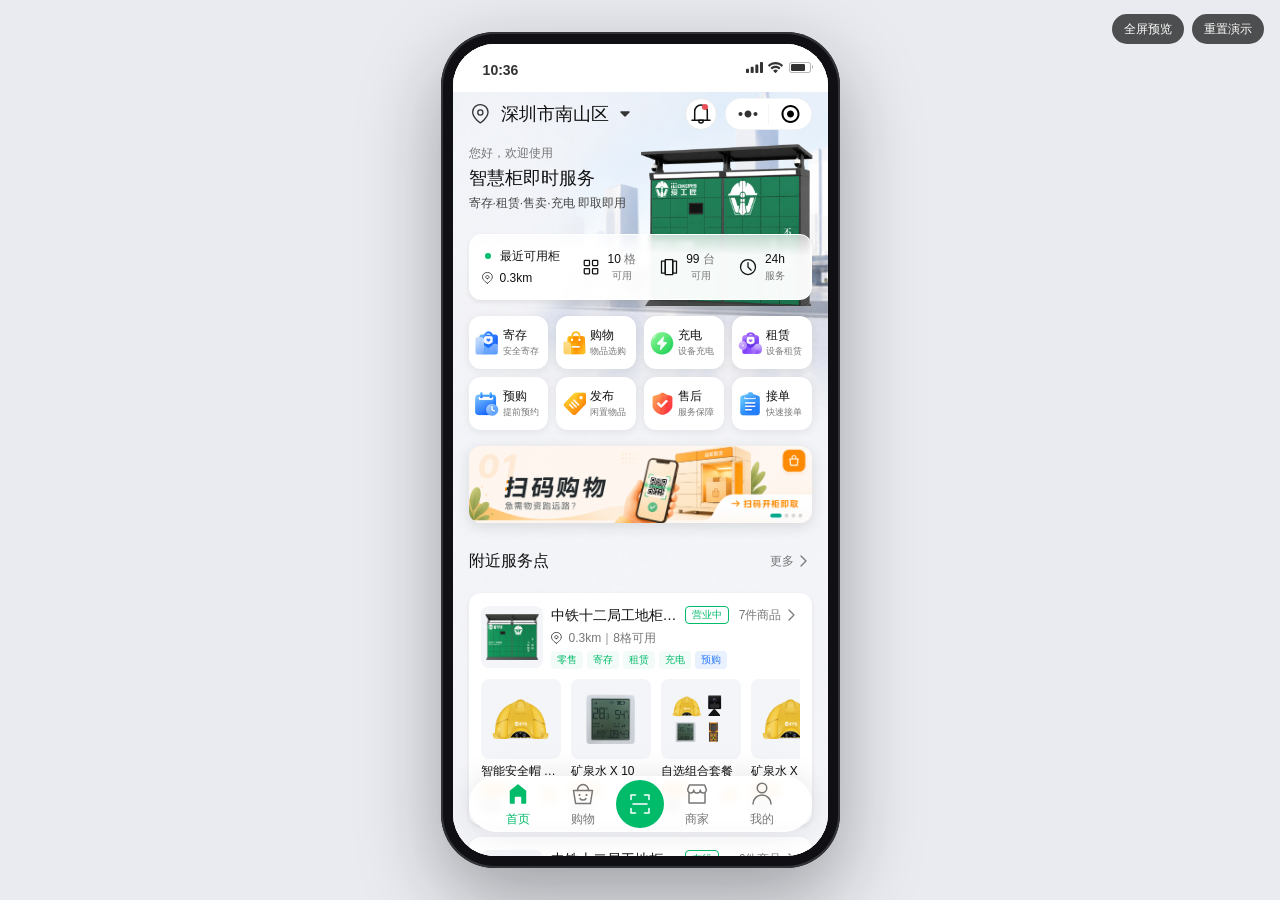
<file: index.html>
<!doctype html>
<html lang="zh-CN">
<head>
<meta charset="utf-8">
<meta name="viewport" content="width=device-width,initial-scale=1,viewport-fit=cover">
<title>零售柜 · 可交互原型</title>
<link rel="icon" href="data:,">
<link rel="manifest" href="manifest.webmanifest">
<meta name="theme-color" content="#ffffff">
<meta name="mobile-web-app-capable" content="yes">
<meta name="apple-mobile-web-app-capable" content="yes">
<meta name="apple-mobile-web-app-status-bar-style" content="default">
<link rel="apple-touch-icon" href="assets/icon-180.png">
<link rel="stylesheet" href="css/tokens.css?v=20261101oo">
<link rel="stylesheet" href="css/base.css?v=20261101oo">
<link rel="stylesheet" href="css/screens.css?v=20261101oo">
</head>
<body>
  <div class="stage">
    <div class="phone" id="phone">
      <div class="phone-screen" id="app"></div>
    </div>
  </div>
  <div class="dev-bar">
    <button type="button" class="dev-btn" id="toggle-full">全屏预览</button>
    <button type="button" class="dev-btn" id="reset-demo">重置演示</button>
  </div>
  <div class="toast" id="toast" role="status" aria-live="polite"></div>
  <script type="module" src="js-20261101oo/app.js"></script>
</body>
</html>
</file>
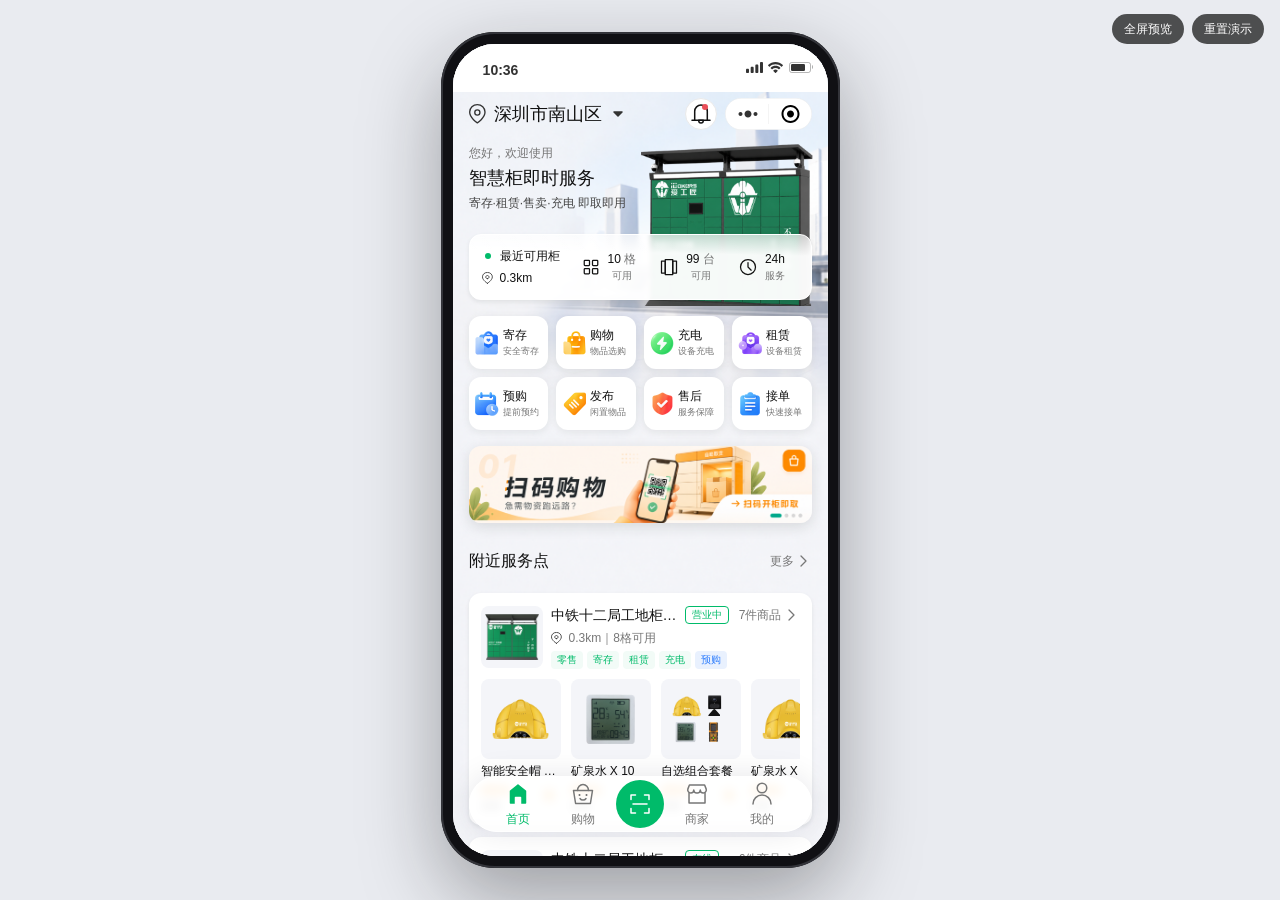
<file: index-20261101cc.html>
<!doctype html>
<html lang="zh-CN">
<head>
<meta charset="utf-8">
<meta name="viewport" content="width=device-width,initial-scale=1,viewport-fit=cover">
<title>零售柜 · 可交互原型</title>
<link rel="icon" href="data:,">
<link rel="manifest" href="manifest.webmanifest">
<meta name="theme-color" content="#ffffff">
<meta name="mobile-web-app-capable" content="yes">
<meta name="apple-mobile-web-app-capable" content="yes">
<meta name="apple-mobile-web-app-status-bar-style" content="default">
<link rel="apple-touch-icon" href="assets/icon-180.png">
<link rel="stylesheet" href="css/tokens.css?v=20261101cc">
<link rel="stylesheet" href="css/base.css?v=20261101cc">
<link rel="stylesheet" href="css/screens.css?v=20261101cc">
</head>
<body>
  <div class="stage">
    <div class="phone" id="phone">
      <div class="phone-screen" id="app"></div>
    </div>
  </div>
  <div class="dev-bar">
    <button type="button" class="dev-btn" id="toggle-full">全屏预览</button>
    <button type="button" class="dev-btn" id="reset-demo">重置演示</button>
  </div>
  <div class="toast" id="toast" role="status" aria-live="polite"></div>
  <script type="module" src="js-20261101cc/app.js"></script>
</body>
</html>
</file>
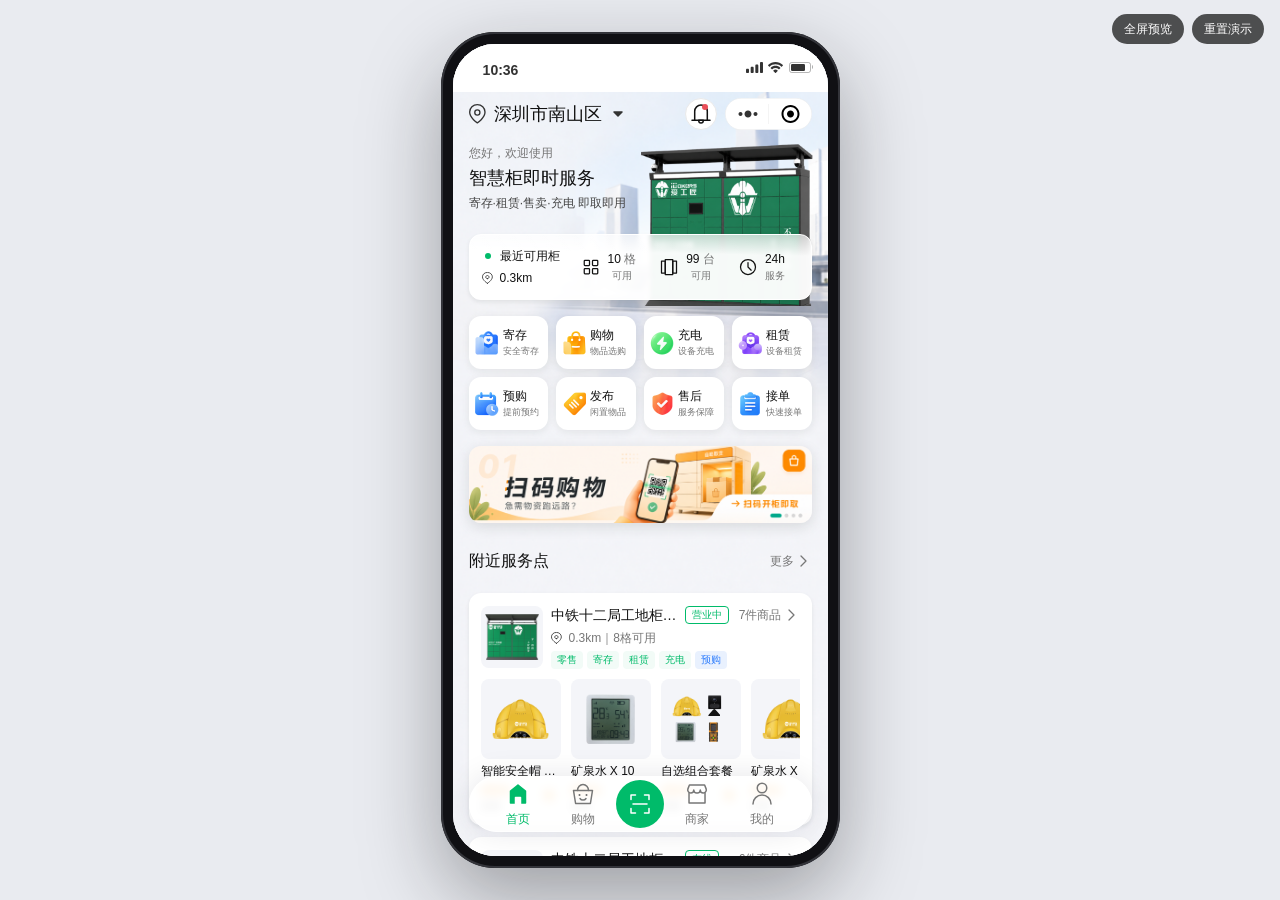
<file: index-20261101dd.html>
<!doctype html>
<html lang="zh-CN">
<head>
<meta charset="utf-8">
<meta name="viewport" content="width=device-width,initial-scale=1,viewport-fit=cover">
<title>零售柜 · 可交互原型</title>
<link rel="icon" href="data:,">
<link rel="manifest" href="manifest.webmanifest">
<meta name="theme-color" content="#ffffff">
<meta name="mobile-web-app-capable" content="yes">
<meta name="apple-mobile-web-app-capable" content="yes">
<meta name="apple-mobile-web-app-status-bar-style" content="default">
<link rel="apple-touch-icon" href="assets/icon-180.png">
<link rel="stylesheet" href="css/tokens.css?v=20261101dd">
<link rel="stylesheet" href="css/base.css?v=20261101dd">
<link rel="stylesheet" href="css/screens.css?v=20261101dd">
</head>
<body>
  <div class="stage">
    <div class="phone" id="phone">
      <div class="phone-screen" id="app"></div>
    </div>
  </div>
  <div class="dev-bar">
    <button type="button" class="dev-btn" id="toggle-full">全屏预览</button>
    <button type="button" class="dev-btn" id="reset-demo">重置演示</button>
  </div>
  <div class="toast" id="toast" role="status" aria-live="polite"></div>
  <script type="module" src="js-20261101dd/app.js"></script>
</body>
</html>
</file>
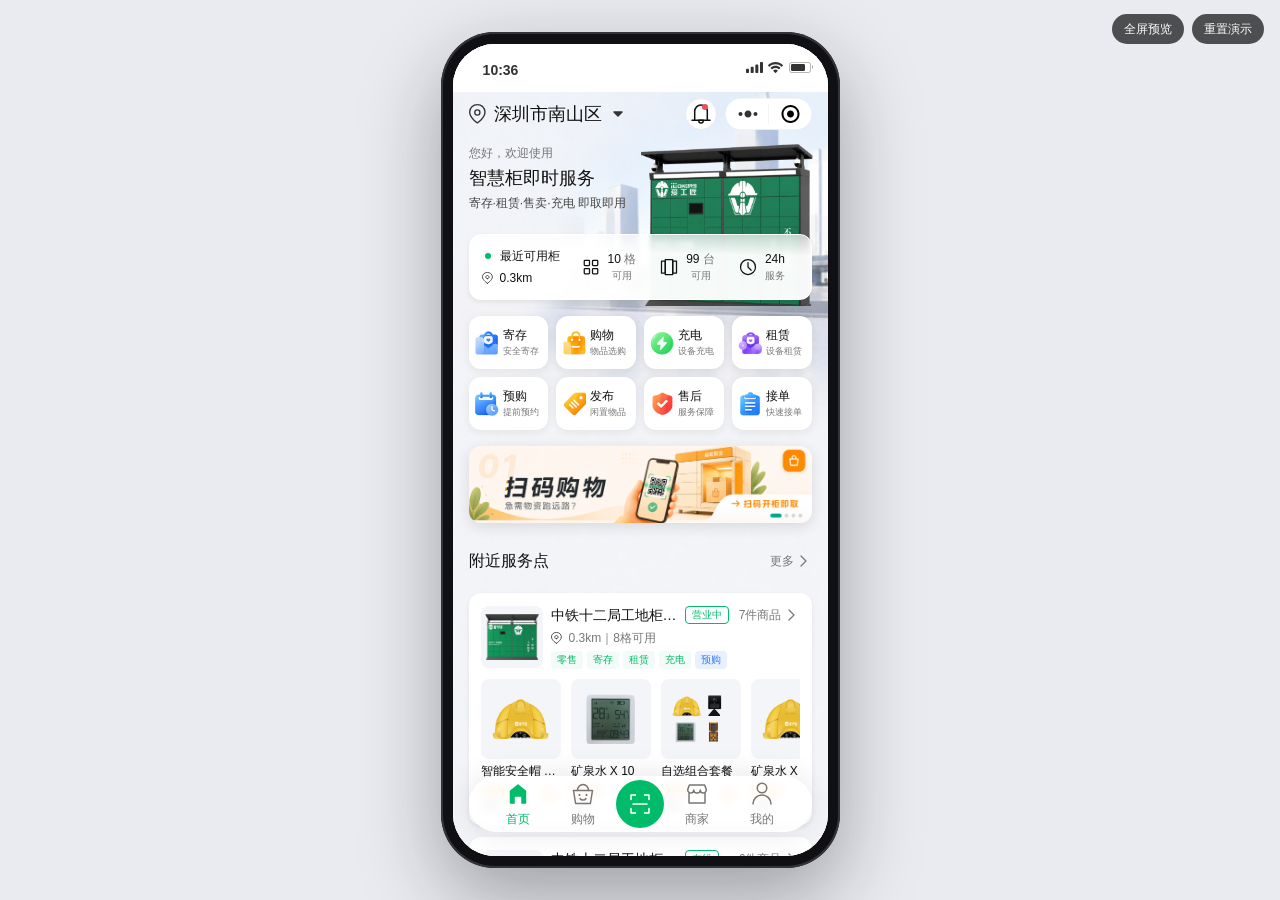
<file: index-20261101ee.html>
<!doctype html>
<html lang="zh-CN">
<head>
<meta charset="utf-8">
<meta name="viewport" content="width=device-width,initial-scale=1,viewport-fit=cover">
<title>零售柜 · 可交互原型</title>
<link rel="icon" href="data:,">
<link rel="manifest" href="manifest.webmanifest">
<meta name="theme-color" content="#ffffff">
<meta name="mobile-web-app-capable" content="yes">
<meta name="apple-mobile-web-app-capable" content="yes">
<meta name="apple-mobile-web-app-status-bar-style" content="default">
<link rel="apple-touch-icon" href="assets/icon-180.png">
<link rel="stylesheet" href="css/tokens.css?v=20261101ee">
<link rel="stylesheet" href="css/base.css?v=20261101ee">
<link rel="stylesheet" href="css/screens.css?v=20261101ee">
</head>
<body>
  <div class="stage">
    <div class="phone" id="phone">
      <div class="phone-screen" id="app"></div>
    </div>
  </div>
  <div class="dev-bar">
    <button type="button" class="dev-btn" id="toggle-full">全屏预览</button>
    <button type="button" class="dev-btn" id="reset-demo">重置演示</button>
  </div>
  <div class="toast" id="toast" role="status" aria-live="polite"></div>
  <script type="module" src="js-20261101ee/app.js"></script>
</body>
</html>
</file>
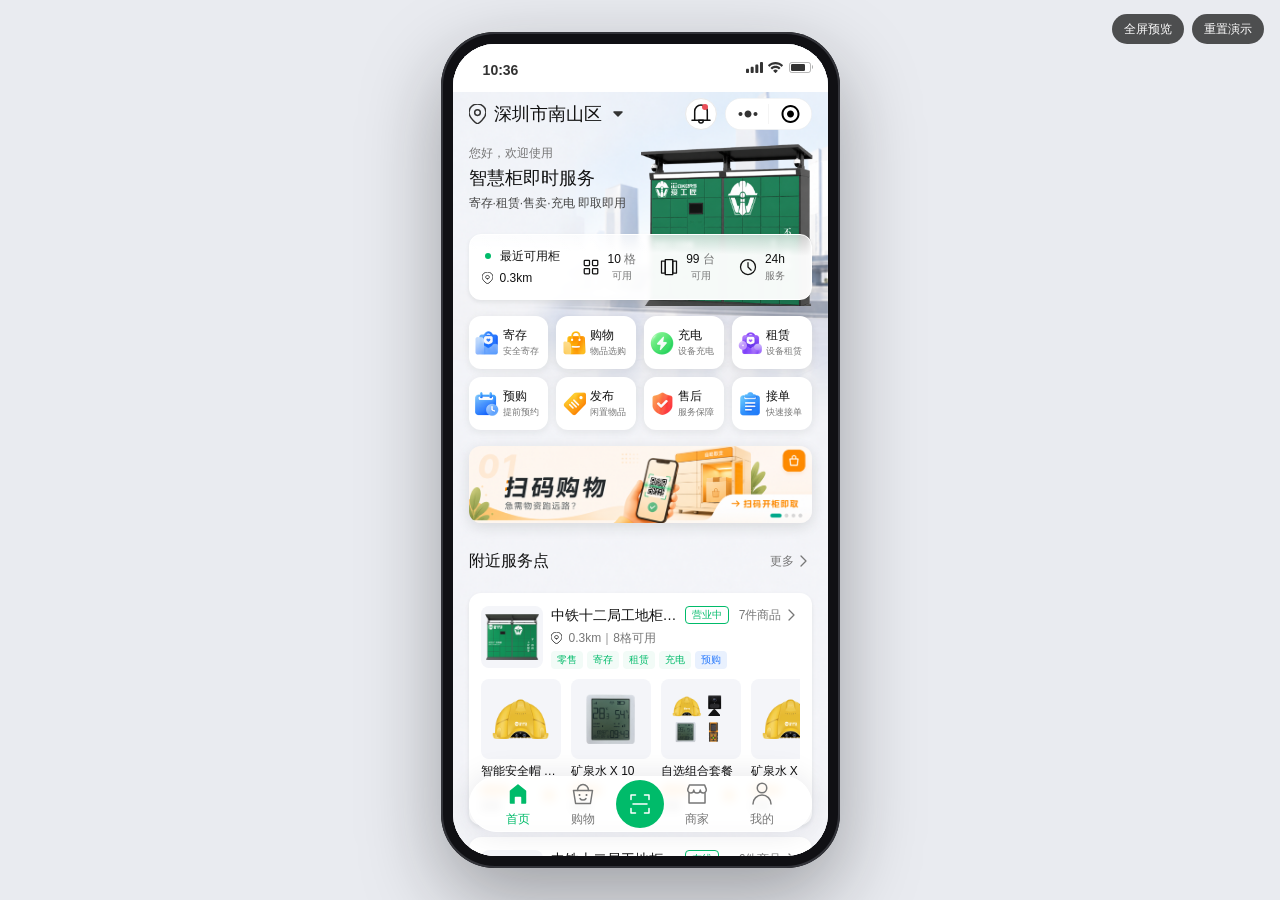
<file: index-20261101hh.html>
<!doctype html>
<html lang="zh-CN">
<head>
<meta charset="utf-8">
<meta name="viewport" content="width=device-width,initial-scale=1,viewport-fit=cover">
<title>零售柜 · 可交互原型</title>
<link rel="icon" href="data:,">
<link rel="manifest" href="manifest.webmanifest">
<meta name="theme-color" content="#ffffff">
<meta name="mobile-web-app-capable" content="yes">
<meta name="apple-mobile-web-app-capable" content="yes">
<meta name="apple-mobile-web-app-status-bar-style" content="default">
<link rel="apple-touch-icon" href="assets/icon-180.png">
<link rel="stylesheet" href="css/tokens.css?v=20261101hh">
<link rel="stylesheet" href="css/base.css?v=20261101hh">
<link rel="stylesheet" href="css/screens.css?v=20261101hh">
</head>
<body>
  <div class="stage">
    <div class="phone" id="phone">
      <div class="phone-screen" id="app"></div>
    </div>
  </div>
  <div class="dev-bar">
    <button type="button" class="dev-btn" id="toggle-full">全屏预览</button>
    <button type="button" class="dev-btn" id="reset-demo">重置演示</button>
  </div>
  <div class="toast" id="toast" role="status" aria-live="polite"></div>
  <script type="module" src="js-20261101hh/app.js"></script>
</body>
</html>
</file>
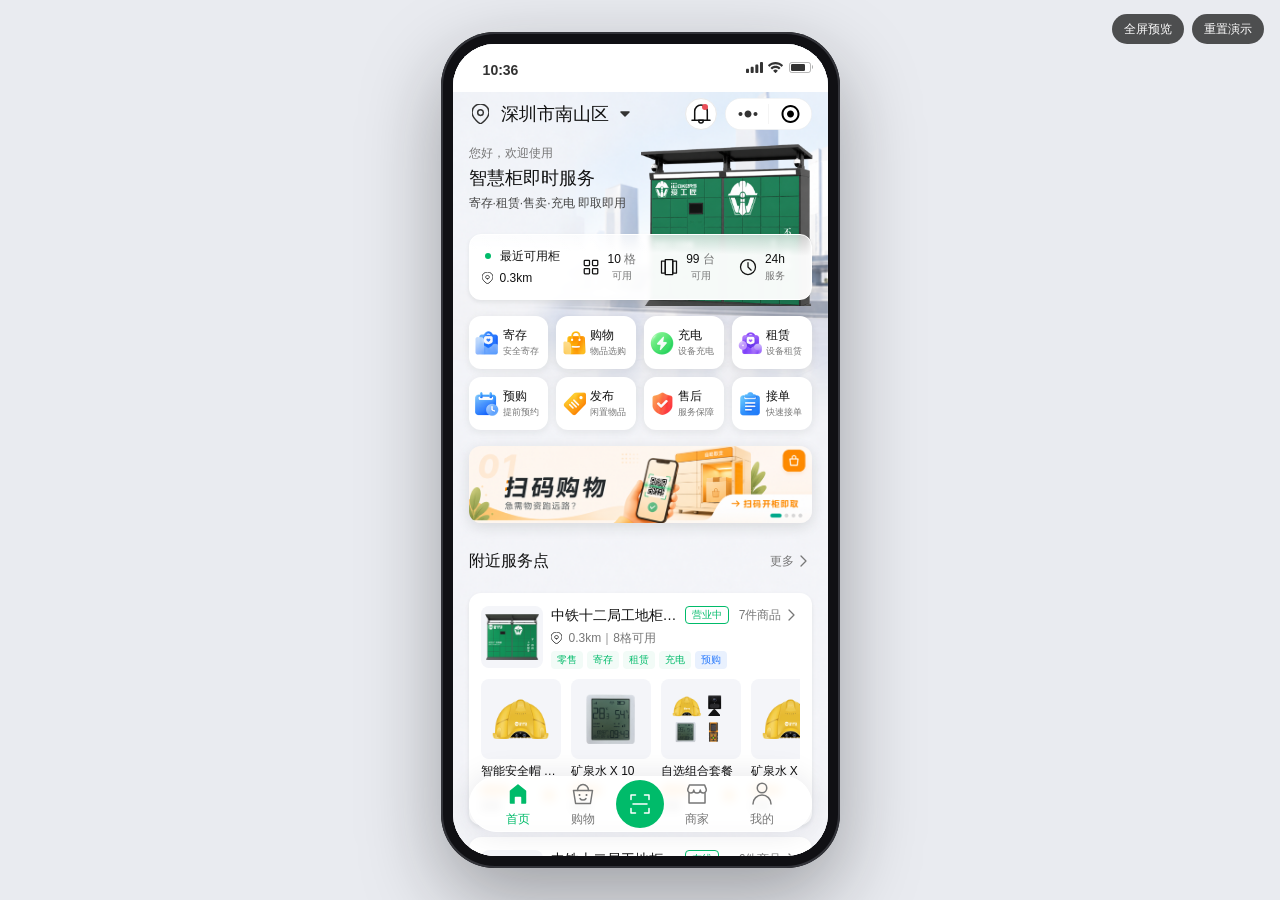
<file: index-20261101ii.html>
<!doctype html>
<html lang="zh-CN">
<head>
<meta charset="utf-8">
<meta name="viewport" content="width=device-width,initial-scale=1,viewport-fit=cover">
<title>零售柜 · 可交互原型</title>
<link rel="icon" href="data:,">
<link rel="manifest" href="manifest.webmanifest">
<meta name="theme-color" content="#ffffff">
<meta name="mobile-web-app-capable" content="yes">
<meta name="apple-mobile-web-app-capable" content="yes">
<meta name="apple-mobile-web-app-status-bar-style" content="default">
<link rel="apple-touch-icon" href="assets/icon-180.png">
<link rel="stylesheet" href="css/tokens.css?v=20261101ii">
<link rel="stylesheet" href="css/base.css?v=20261101ii">
<link rel="stylesheet" href="css/screens.css?v=20261101ii">
</head>
<body>
  <div class="stage">
    <div class="phone" id="phone">
      <div class="phone-screen" id="app"></div>
    </div>
  </div>
  <div class="dev-bar">
    <button type="button" class="dev-btn" id="toggle-full">全屏预览</button>
    <button type="button" class="dev-btn" id="reset-demo">重置演示</button>
  </div>
  <div class="toast" id="toast" role="status" aria-live="polite"></div>
  <script type="module" src="js-20261101ii/app.js"></script>
</body>
</html>
</file>
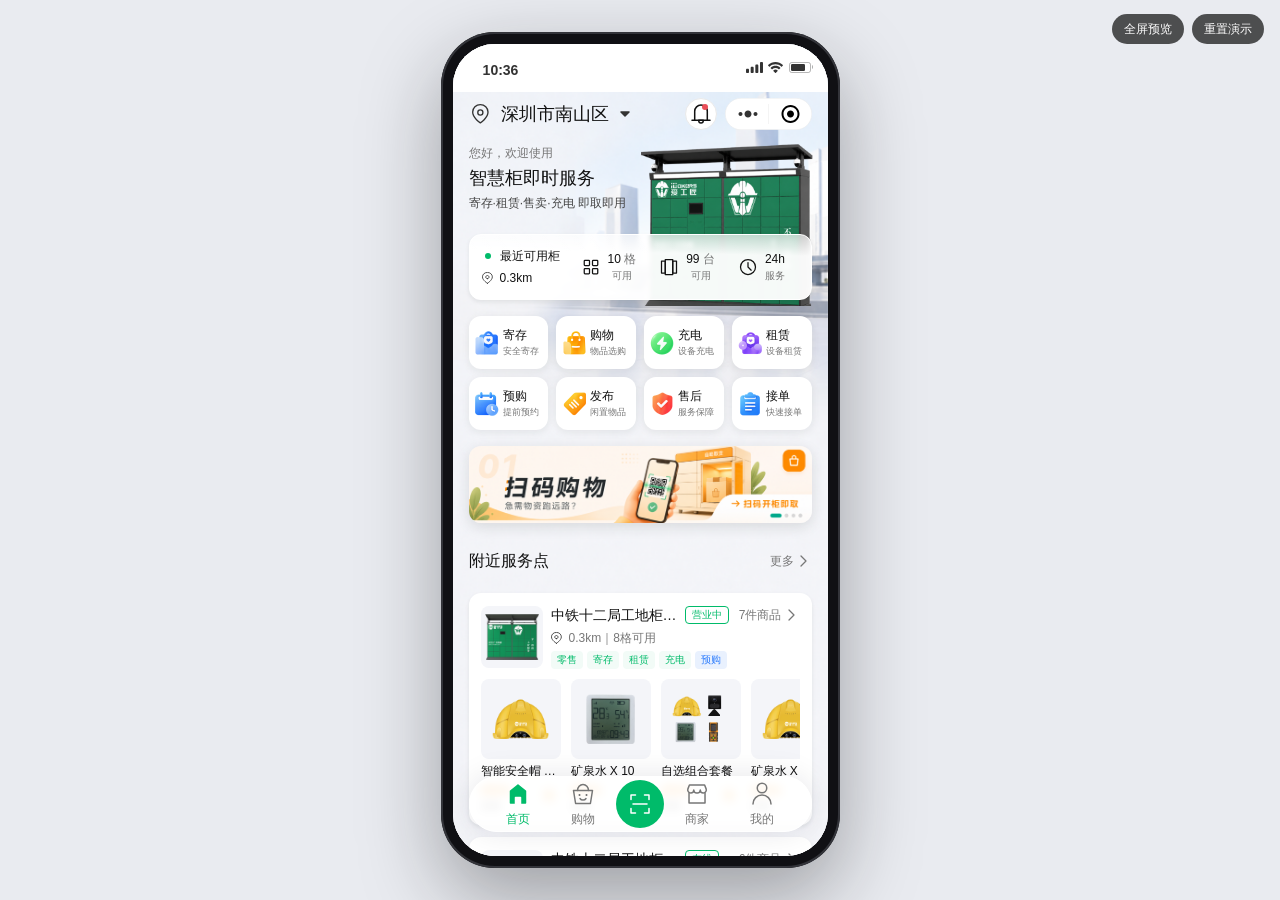
<file: index-20261101nn.html>
<!doctype html>
<html lang="zh-CN">
<head>
<meta charset="utf-8">
<meta name="viewport" content="width=device-width,initial-scale=1,viewport-fit=cover">
<title>零售柜 · 可交互原型</title>
<link rel="icon" href="data:,">
<link rel="manifest" href="manifest.webmanifest">
<meta name="theme-color" content="#ffffff">
<meta name="mobile-web-app-capable" content="yes">
<meta name="apple-mobile-web-app-capable" content="yes">
<meta name="apple-mobile-web-app-status-bar-style" content="default">
<link rel="apple-touch-icon" href="assets/icon-180.png">
<link rel="stylesheet" href="css/tokens.css?v=20261101nn">
<link rel="stylesheet" href="css/base.css?v=20261101nn">
<link rel="stylesheet" href="css/screens.css?v=20261101nn">
</head>
<body>
  <div class="stage">
    <div class="phone" id="phone">
      <div class="phone-screen" id="app"></div>
    </div>
  </div>
  <div class="dev-bar">
    <button type="button" class="dev-btn" id="toggle-full">全屏预览</button>
    <button type="button" class="dev-btn" id="reset-demo">重置演示</button>
  </div>
  <div class="toast" id="toast" role="status" aria-live="polite"></div>
  <script type="module" src="js-20261101nn/app.js"></script>
</body>
</html>
</file>
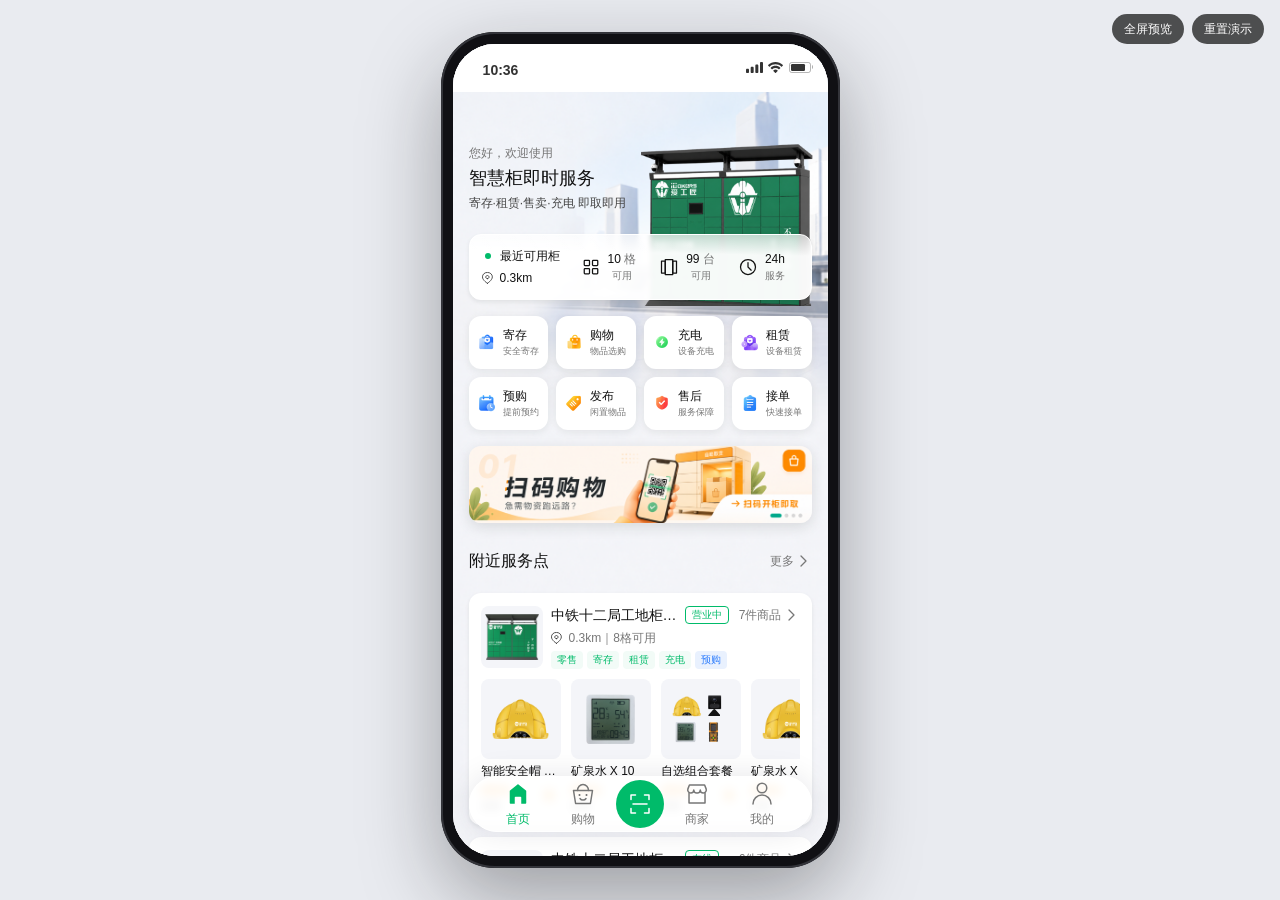
<file: index-20261101t.html>
<!doctype html>
<html lang="zh-CN">
<head>
<meta charset="utf-8">
<meta name="viewport" content="width=device-width,initial-scale=1,viewport-fit=cover">
<title>零售柜 · 可交互原型</title>
<link rel="icon" href="data:,">
<link rel="manifest" href="manifest.webmanifest">
<meta name="theme-color" content="#ffffff">
<meta name="mobile-web-app-capable" content="yes">
<meta name="apple-mobile-web-app-capable" content="yes">
<meta name="apple-mobile-web-app-status-bar-style" content="default">
<link rel="apple-touch-icon" href="assets/icon-180.png">
<link rel="stylesheet" href="css/tokens.css?v=20261101t">
<link rel="stylesheet" href="css/base.css?v=20261101t">
<link rel="stylesheet" href="css/screens.css?v=20261101t">
</head>
<body>
  <div class="stage">
    <div class="phone" id="phone">
      <div class="phone-screen" id="app"></div>
    </div>
  </div>
  <div class="dev-bar">
    <button type="button" class="dev-btn" id="toggle-full">全屏预览</button>
    <button type="button" class="dev-btn" id="reset-demo">重置演示</button>
  </div>
  <div class="toast" id="toast" role="status" aria-live="polite"></div>
  <script type="module" src="js-20261101t/app.js"></script>
</body>
</html>
</file>
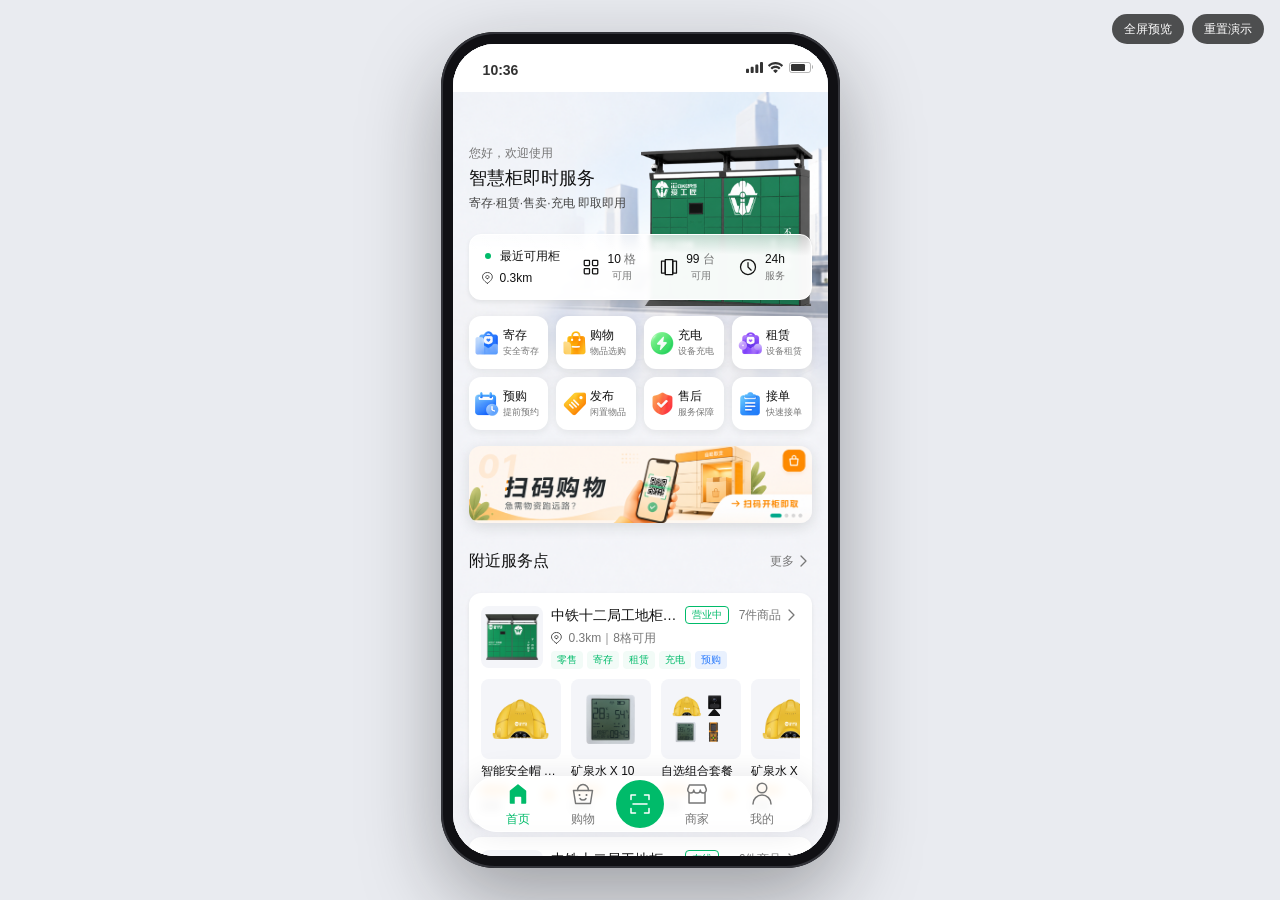
<file: index-20261101u.html>
<!doctype html>
<html lang="zh-CN">
<head>
<meta charset="utf-8">
<meta name="viewport" content="width=device-width,initial-scale=1,viewport-fit=cover">
<title>零售柜 · 可交互原型</title>
<link rel="icon" href="data:,">
<link rel="manifest" href="manifest.webmanifest">
<meta name="theme-color" content="#ffffff">
<meta name="mobile-web-app-capable" content="yes">
<meta name="apple-mobile-web-app-capable" content="yes">
<meta name="apple-mobile-web-app-status-bar-style" content="default">
<link rel="apple-touch-icon" href="assets/icon-180.png">
<link rel="stylesheet" href="css/tokens.css?v=20261101u">
<link rel="stylesheet" href="css/base.css?v=20261101u">
<link rel="stylesheet" href="css/screens.css?v=20261101u">
</head>
<body>
  <div class="stage">
    <div class="phone" id="phone">
      <div class="phone-screen" id="app"></div>
    </div>
  </div>
  <div class="dev-bar">
    <button type="button" class="dev-btn" id="toggle-full">全屏预览</button>
    <button type="button" class="dev-btn" id="reset-demo">重置演示</button>
  </div>
  <div class="toast" id="toast" role="status" aria-live="polite"></div>
  <script type="module" src="js-20261101u/app.js"></script>
</body>
</html>
</file>
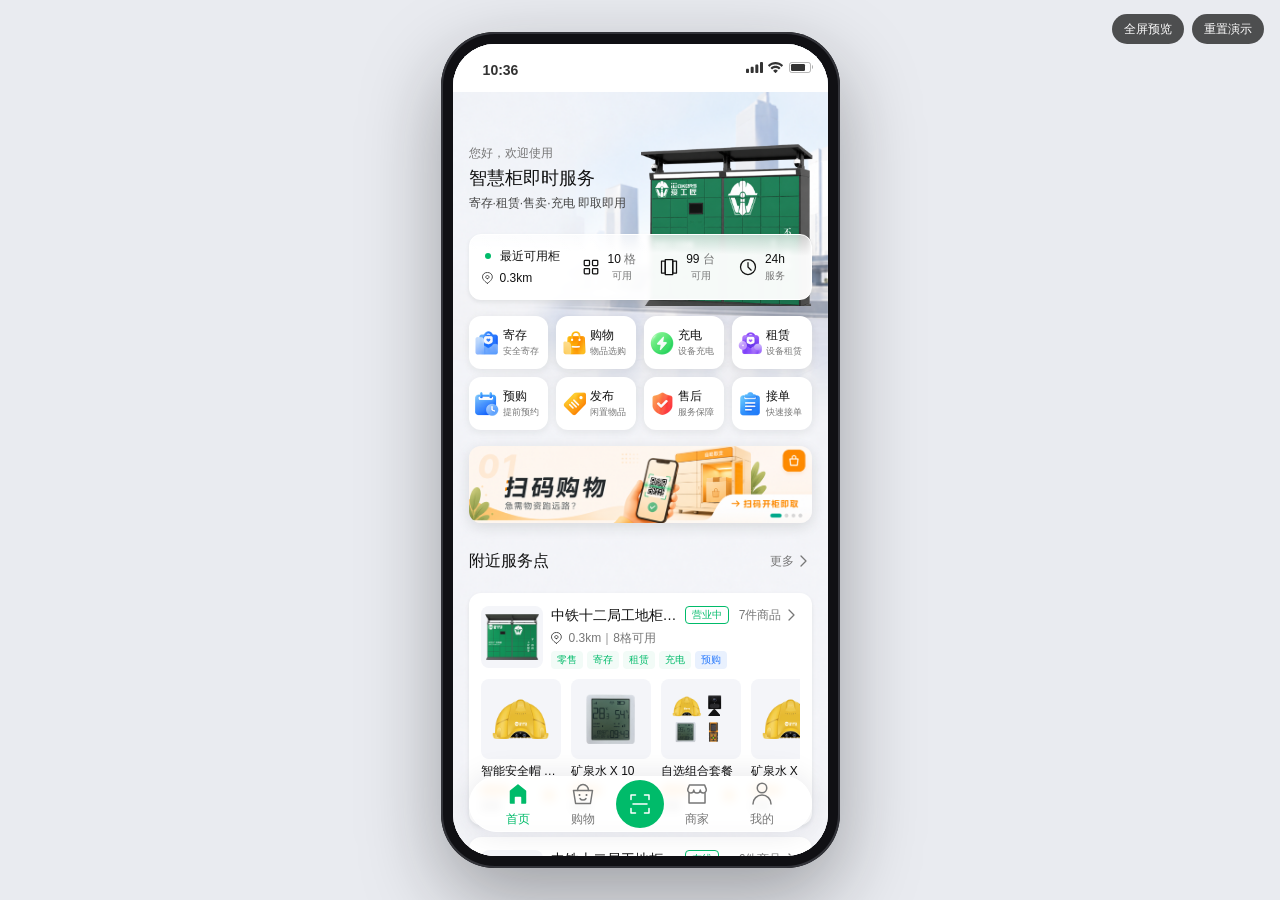
<file: index-20261101v.html>
<!doctype html>
<html lang="zh-CN">
<head>
<meta charset="utf-8">
<meta name="viewport" content="width=device-width,initial-scale=1,viewport-fit=cover">
<title>零售柜 · 可交互原型</title>
<link rel="icon" href="data:,">
<link rel="manifest" href="manifest.webmanifest">
<meta name="theme-color" content="#ffffff">
<meta name="mobile-web-app-capable" content="yes">
<meta name="apple-mobile-web-app-capable" content="yes">
<meta name="apple-mobile-web-app-status-bar-style" content="default">
<link rel="apple-touch-icon" href="assets/icon-180.png">
<link rel="stylesheet" href="css/tokens.css?v=20261101v">
<link rel="stylesheet" href="css/base.css?v=20261101v">
<link rel="stylesheet" href="css/screens.css?v=20261101v">
</head>
<body>
  <div class="stage">
    <div class="phone" id="phone">
      <div class="phone-screen" id="app"></div>
    </div>
  </div>
  <div class="dev-bar">
    <button type="button" class="dev-btn" id="toggle-full">全屏预览</button>
    <button type="button" class="dev-btn" id="reset-demo">重置演示</button>
  </div>
  <div class="toast" id="toast" role="status" aria-live="polite"></div>
  <script type="module" src="js-20261101v/app.js"></script>
</body>
</html>
</file>
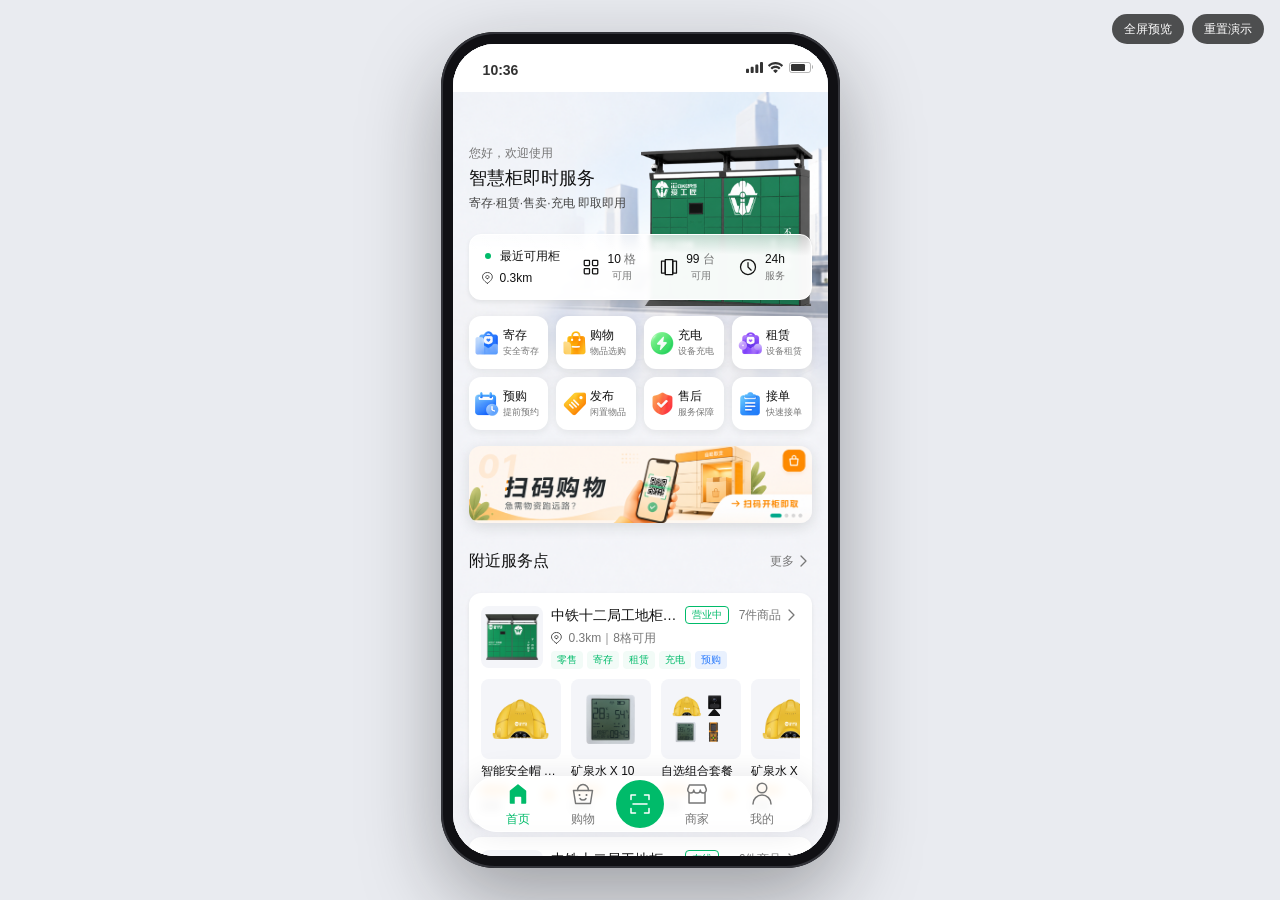
<file: index-20261101w.html>
<!doctype html>
<html lang="zh-CN">
<head>
<meta charset="utf-8">
<meta name="viewport" content="width=device-width,initial-scale=1,viewport-fit=cover">
<title>零售柜 · 可交互原型</title>
<link rel="icon" href="data:,">
<link rel="manifest" href="manifest.webmanifest">
<meta name="theme-color" content="#ffffff">
<meta name="mobile-web-app-capable" content="yes">
<meta name="apple-mobile-web-app-capable" content="yes">
<meta name="apple-mobile-web-app-status-bar-style" content="default">
<link rel="apple-touch-icon" href="assets/icon-180.png">
<link rel="stylesheet" href="css/tokens.css?v=20261101w">
<link rel="stylesheet" href="css/base.css?v=20261101w">
<link rel="stylesheet" href="css/screens.css?v=20261101w">
</head>
<body>
  <div class="stage">
    <div class="phone" id="phone">
      <div class="phone-screen" id="app"></div>
    </div>
  </div>
  <div class="dev-bar">
    <button type="button" class="dev-btn" id="toggle-full">全屏预览</button>
    <button type="button" class="dev-btn" id="reset-demo">重置演示</button>
  </div>
  <div class="toast" id="toast" role="status" aria-live="polite"></div>
  <script type="module" src="js-20261101w/app.js"></script>
</body>
</html>
</file>
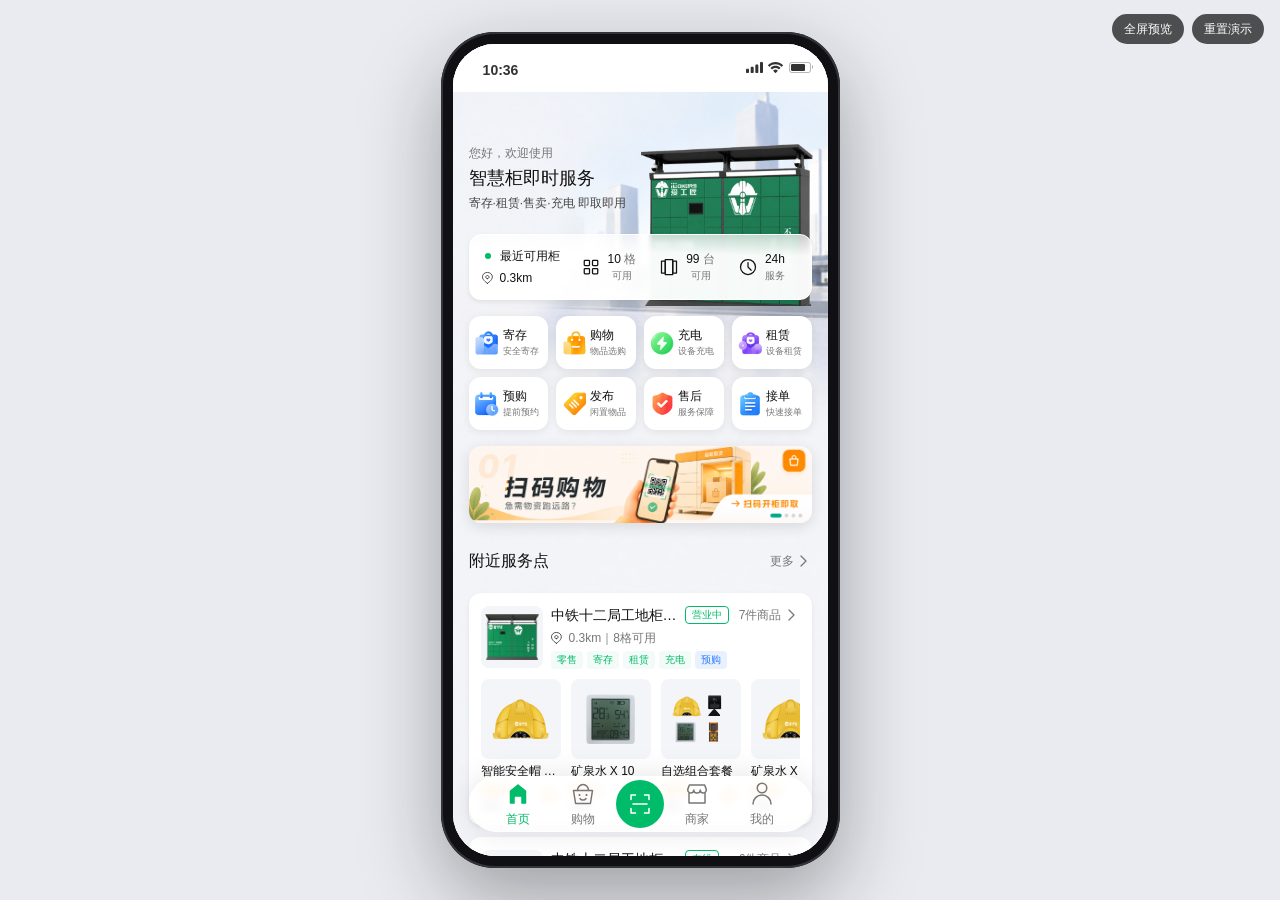
<file: index-20261101z.html>
<!doctype html>
<html lang="zh-CN">
<head>
<meta charset="utf-8">
<meta name="viewport" content="width=device-width,initial-scale=1,viewport-fit=cover">
<title>零售柜 · 可交互原型</title>
<link rel="icon" href="data:,">
<link rel="manifest" href="manifest.webmanifest">
<meta name="theme-color" content="#ffffff">
<meta name="mobile-web-app-capable" content="yes">
<meta name="apple-mobile-web-app-capable" content="yes">
<meta name="apple-mobile-web-app-status-bar-style" content="default">
<link rel="apple-touch-icon" href="assets/icon-180.png">
<link rel="stylesheet" href="css/tokens.css?v=20261101z">
<link rel="stylesheet" href="css/base.css?v=20261101z">
<link rel="stylesheet" href="css/screens.css?v=20261101z">
</head>
<body>
  <div class="stage">
    <div class="phone" id="phone">
      <div class="phone-screen" id="app"></div>
    </div>
  </div>
  <div class="dev-bar">
    <button type="button" class="dev-btn" id="toggle-full">全屏预览</button>
    <button type="button" class="dev-btn" id="reset-demo">重置演示</button>
  </div>
  <div class="toast" id="toast" role="status" aria-live="polite"></div>
  <script type="module" src="js-20261101z/app.js"></script>
</body>
</html>
</file>
<file: css/tokens.css>
:root {
  /* 颜色 */
  --green: #00bb6a;
  --green-dark: #00a55d;
  --green-tint: #f2fbf7;
  --blue: #2c7cfd;
  --blue-tint: #e9f1fe;
  --orange: #ff8a00;
  --orange-tint: #fff3e5;
  --red: #ef4444;
  --text-1: #111;
  --text-2: #333;
  --text-3: #444;
  --text-4: #777;
  --black: #000;
  --line: #e9e9e9;
  --white: #fff;
  --bg-page: #f5f5f8;
  --bg-soft: #f4f5f9;
  --mask: rgba(0, 0, 0, .5);

  /* 字号 */
  --fs-10: 10px;
  --fs-12: 12px;
  --fs-14: 14px;
  --fs-16: 16px;
  --fs-18: 18px;
  --lh-16: 16px;
  --lh-18: 18px;
  --lh-20: 20px;
  --lh-22: 22px;

  /* 圆角 */
  --r-4: 4px;
  --r-8: 8px;
  --r-10: 10px;
  --r-12: 12px;
  --r-pill: 999px;

  /* 阴影 */
  --shadow-card: 0 4px 20px rgba(15, 23, 42, .06);
  --shadow-soft: 0 2px 8px rgba(23, 33, 28, .08);
  --shadow-drop: 0 2px 4px rgba(23, 33, 28, .08);

  /* 字体 */
  --font: "PingFang SC", "Hiragino Sans GB", "Microsoft YaHei", -apple-system, BlinkMacSystemFont, sans-serif;

  /* 画布 */
  --screen-w: 375px;
  --screen-h: 812px;
}
</file>
<file: css/base.css>
*, *::before, *::after { box-sizing: border-box; }

html, body { height: 100%; }

body {
  margin: 0;
  font-family: var(--font);
  color: var(--text-1);
  background: #e9ebf0;
  display: flex;
  align-items: center;
  justify-content: center;
  min-height: 100vh;
  -webkit-font-smoothing: antialiased;
}

button {
  font-family: inherit;
  border: 0;
  padding: 0;
  background: none;
  cursor: pointer;
  color: inherit;
}

p, h1, h2, h3 { margin: 0; font-weight: inherit; }
img { display: block; }

/* ---------- 外壳 ---------- */
.stage { display: flex; align-items: center; justify-content: center; padding: 24px; }

.phone {
  width: 399px;
  height: 836px;
  padding: 12px;
  border-radius: 54px;
  background: #101014;
  box-shadow: 0 30px 80px rgba(16, 16, 20, .35), inset 0 0 0 2px #33343a;
  transition: border-radius .2s ease;
}

.phone-screen {
  position: relative;
  width: var(--screen-w);
  height: var(--screen-h);
  border-radius: 42px;
  overflow: hidden;
  background: var(--white);
  display: flex;
  flex-direction: column;
}

body.full { background: var(--white); }
body.full .stage { padding: 0; }
body.full .phone {
  position: fixed;
  inset: 0;
  width: 100vw;
  height: 100vh;
  height: 100dvh;
  padding: 0;
  border-radius: 0;
  background: var(--white);
  box-shadow: none;
}
body.full .phone-screen {
  width: 100%;
  height: 100%;
  border-radius: 0;
}

/* 手机等窄屏：自动铺满，不显示手机壳 / 开发条 / 模拟状态栏 */
@media (max-width: 600px) {
  body:not(.keep-shell) { background: var(--white); }
  body:not(.keep-shell) .stage { padding: 0; }
  body:not(.keep-shell) .phone {
    position: fixed;
    inset: 0;
    width: 100vw;
    height: 100vh;
    height: 100dvh;
    padding: 0;
    border-radius: 0;
    background: var(--white);
    box-shadow: none;
  }
  body:not(.keep-shell) .phone-screen {
    width: 100%;
    height: 100%;
    border-radius: 0;
  }
  body:not(.keep-shell) .dev-bar { display: none; }
  body:not(.keep-shell) .statusbar { display: none; }
  body:not(.keep-shell) .app-header,
  body:not(.keep-shell) .pay-header,
  body:not(.keep-shell) .home-topbar { padding-top: max(env(safe-area-inset-top), 0px); }
  body:not(.keep-shell) .bottom-bar,
  body:not(.keep-shell) .sheet-footer,
  body:not(.keep-shell) .pay-bar,
  body:not(.keep-shell) .pickup-bar,
  body:not(.keep-shell) .cart-sheet,
  body:not(.keep-shell) .pay-sheet,
  body:not(.keep-shell) .bottom-sheet { padding-bottom: calc(24px + env(safe-area-inset-bottom)); }
}

/* ---------- 开发工具条 ---------- */
.dev-bar {
  position: fixed;
  top: 14px;
  right: 16px;
  display: flex;
  gap: 8px;
  z-index: 999;
}
.dev-btn {
  height: 30px;
  padding: 0 12px;
  border-radius: var(--r-pill);
  background: rgba(17, 17, 17, .72);
  color: #fff;
  font-size: 12px;
  backdrop-filter: blur(6px);
}
.dev-btn:hover { background: rgba(17, 17, 17, .88); }
body.full .dev-btn { background: rgba(17, 17, 17, .5); }

/* ---------- Toast ---------- */
.toast {
  position: fixed;
  left: 50%;
  bottom: 96px;
  transform: translate(-50%, 8px);
  max-width: 280px;
  padding: 10px 16px;
  border-radius: var(--r-8);
  background: rgba(17, 17, 17, .82);
  color: #fff;
  font-size: var(--fs-12);
  line-height: 1.5;
  opacity: 0;
  pointer-events: none;
  transition: opacity .2s ease, transform .2s ease;
  z-index: 1000;
}
.toast.show { opacity: 1; transform: translate(-50%, 0); }

/* ---------- 通用小组件 ---------- */
.tag {
  display: inline-flex;
  align-items: center;
  justify-content: center;
  height: 18px;
  padding: 0 6px;
  border-radius: var(--r-4);
  font-size: var(--fs-10);
  line-height: var(--lh-16);
  white-space: nowrap;
  flex: none;
}
.tag-orange { background: var(--orange-tint); color: var(--orange); }
.tag-orange-soft { background: var(--orange-tint); color: var(--orange); padding: 0 8px; }
.tag-blue { background: var(--blue-tint); color: var(--blue); padding: 0 8px; }
.tag-green-soft { background: var(--green-tint); color: var(--green); padding: 0 8px; }
.tag-outline-green {
  background: transparent;
  border: .5px solid var(--green);
  color: var(--green);
  line-height: 1;
}
.tag-outline-blue {
  background: transparent;
  border: .5px solid var(--blue);
  color: var(--blue);
  line-height: 1;
}

.muted { color: var(--text-4); }

.checkbox {
  width: 18px;
  height: 18px;
  flex: none;
  border-radius: 50%;
  border: 1px solid #d8d8d8;
  background: var(--white);
  display: inline-flex;
  align-items: center;
  justify-content: center;
}
.checkbox img { width: 18px; height: 18px; display: none; }
.checkbox.is-checked { border-color: transparent; }
.checkbox.is-checked img { display: block; }

.stepper { display: inline-flex; align-items: center; gap: 4px; }
.step-btn { width: 24px; height: 24px; }
.step-btn img { width: 24px; height: 24px; }
.step-qty {
  min-width: 12px;
  text-align: center;
  font-size: var(--fs-14);
  line-height: var(--lh-20);
  color: var(--text-1);
}
.step-btn:disabled { opacity: .4; cursor: default; }

.price {
  color: var(--orange);
  line-height: 1;
  white-space: nowrap;
  display: inline-flex;
  align-items: baseline;
}
.price .cny { font-size: var(--fs-10); }
.price .num { font-size: var(--fs-16); }
.price .unit { font-size: var(--fs-12); }

.btn-primary {
  display: inline-flex;
  align-items: center;
  justify-content: center;
  height: 44px;
  padding: 0 16px;
  border-radius: var(--r-12);
  background: var(--green);
  color: var(--white);
  font-size: var(--fs-14);
  font-weight: 500;
  line-height: var(--lh-20);
  white-space: nowrap;
}
.btn-primary:active { background: var(--green-dark); }

.empty-state {
  flex: 1;
  display: flex;
  align-items: center;
  justify-content: center;
  padding: 40px 0;
  color: var(--text-4);
  font-size: var(--fs-12);
}
</file>
<file: css/screens.css>
/* ================= 通用屏幕 ================= */
.screen {
  height: 100%;
  display: flex;
  flex-direction: column;
  background: linear-gradient(180deg, #fff 0%, var(--bg-page) 79.19%);
  overflow: hidden;
}

.app-header {
  flex: none;
  background: var(--white);
  box-shadow: var(--shadow-card);
  position: relative;
  z-index: 5;
}

/* ---------- 状态栏 ---------- */
.statusbar {
  position: relative;
  height: 48px;
  flex: none;
  background: var(--white);
}
.statusbar-time {
  position: absolute;
  left: 48px;
  top: 15.5px;
  width: 54px;
  transform: translateX(-50%);
  text-align: center;
  font-size: 14px;
  font-weight: 600;
  line-height: 20px;
  color: var(--text-2);
}
.statusbar-cellular {
  position: absolute;
  left: 293.67px;
  top: 17.68px;
  width: 17px;
  height: 11.64px;
}
.statusbar-wifi {
  position: absolute;
  left: 315.69px;
  top: 17.52px;
  width: 15.27px;
  height: 11.96px;
}
.battery {
  position: absolute;
  right: 14.67px;
  top: 17.83px;
  width: 24.33px;
  height: 11.33px;
}
.battery::before {
  content: '';
  position: absolute;
  right: 2.33px;
  top: 0;
  width: 22px;
  height: 11.33px;
  border: 1px solid #333;
  opacity: .35;
  border-radius: 2.67px;
}
.battery::after {
  content: '';
  position: absolute;
  right: 7.85px;
  top: 2px;
  width: 14.48px;
  height: 7.33px;
  background: #333;
  border-radius: 1.33px;
}
.battery-cap {
  position: absolute;
  right: 0;
  top: 3.67px;
  width: 1.33px;
  height: 4px;
}

/* ---------- 导航栏 ---------- */
.navbar {
  height: 44px;
  flex: none;
  display: flex;
  align-items: center;
  justify-content: space-between;
  padding: 0 16px;
  background: var(--white);
}
.nav-back {
  width: 24px;
  height: 24px;
  display: flex;
  align-items: center;
  justify-content: center;
}
.nav-back img { width: 24px; height: 24px; }
.nav-back img.flip { transform: rotate(180deg); }
.nav-back-placeholder { width: 24px; height: 24px; }
.nav-capsule { width: 87px; height: 32px; }

/* ---------- 柜机信息 ---------- */
.cabinet-card {
  display: flex;
  align-items: center;
  gap: 8px;
  padding: 12px 16px;
  background: var(--white);
}
.cabinet-thumb {
  width: 62px;
  height: 62px;
  flex: none;
  padding: 4px;
  border-radius: var(--r-8);
  background: var(--bg-soft);
  display: flex;
  align-items: center;
  justify-content: center;
}
.cabinet-thumb img { width: 100%; height: auto; object-fit: contain; }
.cabinet-info {
  flex: 1;
  min-width: 0;
  display: flex;
  flex-direction: column;
  gap: 4px;
}
.cabinet-title-row {
  display: flex;
  align-items: center;
  justify-content: space-between;
  gap: 8px;
}
.cabinet-name {
  font-size: var(--fs-14);
  font-weight: 500;
  line-height: var(--lh-20);
  color: var(--black);
  white-space: nowrap;
  overflow: hidden;
  text-overflow: ellipsis;
}
.cabinet-meta {
  font-size: var(--fs-12);
  line-height: var(--lh-18);
  color: var(--text-4);
}
.cabinet-tags { display: flex; gap: 4px; }

/* ================= 选购页 ================= */
.select-main {
  flex: 1;
  min-height: 0;
  display: flex;
}
.cat-rail {
  width: 68px;
  flex: none;
  background: var(--bg-soft);
  padding-bottom: 9px;
  overflow-y: auto;
}
.cat-item {
  position: relative;
  display: flex;
  align-items: center;
  justify-content: center;
  width: 100%;
  height: 44px;
  background: var(--bg-soft);
  color: var(--text-1);
  font-size: var(--fs-14);
  line-height: var(--lh-20);
}
.cat-item.is-active { background: var(--white); color: var(--green); }
.cat-item.is-active::before {
  content: '';
  position: absolute;
  left: 1px;
  top: 50%;
  transform: translateY(-50%);
  width: 2px;
  height: 18px;
  border-radius: 1px;
  background: var(--green);
}

.product-list {
  flex: 1;
  min-width: 0;
  overflow-y: auto;
  padding: 12px 0 12px 10px;
  display: flex;
  flex-direction: column;
  gap: 16px;
}
.product-list .empty-state { min-height: 200px; }

.promo {
  display: flex;
  align-items: center;
  justify-content: space-between;
  gap: 8px;
  padding: 11px;
  margin-right: 16px;
  border: 1px dashed var(--line);
  border-radius: var(--r-8);
  background: var(--white);
}
.promo-left { display: flex; align-items: center; gap: 10px; min-width: 0; }
.promo-icon {
  width: 40px;
  height: 40px;
  flex: none;
  border-radius: var(--r-8);
  background: var(--blue);
  display: flex;
  align-items: center;
  justify-content: center;
}
.promo-icon img { width: 24px; height: 24px; }
.promo-text { display: flex; flex-direction: column; width: 112px; }
.promo-title { font-size: var(--fs-14); line-height: var(--lh-20); color: var(--text-1); }
.promo-sub { font-size: var(--fs-12); line-height: var(--lh-20); color: var(--text-4); }
.promo-btn {
  flex: none;
  height: 28px;
  padding: 0 12px;
  border-radius: var(--r-8);
  background: var(--blue);
  color: var(--white);
  font-size: var(--fs-12);
  line-height: var(--lh-18);
}

.product { display: flex; align-items: flex-start; gap: 10px; }
.product-media {
  width: 114px;
  height: 114px;
  flex: none;
  padding: 10px;
  border-radius: var(--r-10);
  background: var(--bg-soft);
  display: flex;
  align-items: center;
  justify-content: center;
  overflow: hidden;
}
.product-body {
  flex: 1;
  min-width: 0;
  align-self: stretch;
  padding-right: 16px;
  display: flex;
  flex-direction: column;
  justify-content: space-between;
}
.product-info { display: flex; flex-direction: column; gap: 4px; }
.product-name {
  font-size: var(--fs-14);
  font-weight: 500;
  line-height: var(--lh-20);
  color: var(--text-1);
  white-space: nowrap;
  overflow: hidden;
  text-overflow: ellipsis;
}
.product-tags { display: flex; align-items: center; gap: 4px; }
.product-desc {
  font-size: var(--fs-12);
  line-height: var(--lh-18);
  color: var(--text-3);
  white-space: nowrap;
  overflow: hidden;
  text-overflow: ellipsis;
}
.product-bottom {
  display: flex;
  align-items: center;
  justify-content: space-between;
  gap: 8px;
}
.icon-btn { width: 24px; height: 24px; flex: none; }
.icon-btn img { width: 24px; height: 24px; }
.soldout {
  flex: none;
  height: 28px;
  padding: 0 10px;
  border-radius: var(--r-8);
  background: #ccc;
  color: var(--white);
  font-size: var(--fs-12);
  line-height: 28px;
}

/* 商品图：按 Figma 原图的裁切比例展示（原图四周有大量透明留白） */
.crop { position: relative; display: block; overflow: hidden; flex: none; }
.crop img { position: absolute; max-width: none; display: block; }

.crop-hygro { width: 58px; height: 58px; }
.crop-hygro img { height: 202.08%; width: 153.7%; left: -28.96%; top: -52.78%; }

.crop-helmet { width: 78px; height: 54px; }
.crop-helmet img { height: 222.05%; width: 154.75%; left: -50.05%; top: -101.5%; }

.crop-strip { width: 13.75px; height: 29.45px; }
.crop-strip img { height: 126.18%; width: 270.27%; left: -78.72%; top: -14.67%; }

.crop-helmet-sm { width: 42.5px; height: 29.62px; }
.crop-helmet-sm img { height: 222.05%; width: 154.75%; left: -50.05%; top: -101.5%; }

.crop-hygro-sm { width: 30px; height: 30px; }
.crop-hygro-sm img { height: 202.08%; width: 153.7%; left: -28.96%; top: -52.78%; }

.media-sm .crop-hygro { width: 49.3px; height: 50px; }
.media-sm .crop-helmet { width: 57.8px; height: 40.28px; }
.media-xs .crop-hygro { width: 20.7px; height: 20.7px; }
.media-xs .crop-helmet { width: 28.9px; height: 20.14px; }

.combo-art {
  width: 85px;
  height: 85px;
  flex: none;
  overflow: hidden;
}
.combo-inner {
  width: 85px;
  height: 85px;
  display: flex;
  flex-direction: column;
  justify-content: center;
  gap: 7.5px;
  transform-origin: top left;
}
.combo-row { display: flex; align-items: center; }
.combo-row-top { gap: 10px; padding-right: 3.75px; }
.combo-badge { position: relative; width: 19.24px; height: 30.6px; flex: none; }
.combo-badge-img { width: 19.24px; height: 19.24px; object-fit: cover; }
.combo-badge-union {
  position: absolute;
  left: .96px;
  top: 18.59px;
  width: 17.32px;
  height: 11.41px;
}
.combo-row-bottom { gap: 18.75px; padding: 0 5px; overflow: hidden; }
.media-sm.combo-art { width: 58px; height: 58px; }
.media-sm .combo-inner { transform: scale(.682); }
.media-xs.combo-art { width: 30px; height: 30px; }
.media-xs .combo-inner { transform: scale(.353); }
.media-lg.combo-art { width: 85px; height: 85px; }

/* ---------- 底部结算条 ---------- */
.bottom-bar {
  flex: none;
  z-index: 10;
  display: flex;
  align-items: center;
  justify-content: space-between;
  padding: 10px 16px 24px;
  background: var(--white);
  box-shadow: var(--shadow-drop);
}
.cart-summary {
  display: flex;
  align-items: center;
  gap: 8px;
}
.cart-icon {
  position: relative;
  width: 48px;
  height: 48px;
  flex: none;
  border-radius: var(--r-pill);
  background: var(--orange-tint);
  display: flex;
  align-items: center;
  justify-content: center;
}
.cart-icon img { width: 36px; height: 36px; object-fit: contain; }
.cart-badge {
  position: absolute;
  right: 0;
  top: 0;
  min-width: 18px;
  height: 18px;
  padding: 0 4px;
  border-radius: 9px;
  background: var(--red);
  color: var(--white);
  font-size: var(--fs-10);
  line-height: 18px;
  text-align: center;
}
.cart-amount {
  display: inline-flex;
  align-items: baseline;
  color: var(--orange);
  font-weight: 500;
}
.cart-amount .cny { font-size: var(--fs-12); line-height: var(--lh-18); }
.cart-amount .num { font-size: var(--fs-18); line-height: 24px; }
.btn-checkout { width: 132px; height: 44px; }

/* ================= 购物车弹层 ================= */
.sheet-layer { position: absolute; inset: 0; z-index: 50; }
.sheet-mask { position: absolute; inset: 0; background: var(--mask); }
.cart-sheet {
  position: absolute;
  left: 0;
  right: 0;
  bottom: 0;
  max-height: 82%;
  display: flex;
  flex-direction: column;
  background: var(--white);
  border-radius: var(--r-10) var(--r-10) 0 0;
  animation: sheet-up .22s ease-out;
}
@keyframes sheet-up {
  from { transform: translateY(24px); opacity: .6; }
  to { transform: translateY(0); opacity: 1; }
}
.sheet-header {
  height: 48px;
  flex: none;
  padding: 0 16px;
  display: flex;
  align-items: center;
  justify-content: space-between;
}
.sheet-header h2 {
  font-size: var(--fs-16);
  font-weight: 500;
  line-height: var(--lh-22);
  color: var(--text-1);
}
.sheet-close {
  width: 24px;
  height: 24px;
  display: flex;
  align-items: center;
  justify-content: center;
}
.sheet-close img { width: 16px; height: 16px; }
.sheet-banner {
  flex: none;
  margin: 0 12px;
  padding: 10px;
  border-radius: var(--r-8);
  background: var(--orange-tint);
  color: var(--orange);
  font-size: var(--fs-12);
  line-height: var(--lh-18);
  text-align: center;
}
.sheet-tools {
  flex: none;
  display: flex;
  align-items: center;
  justify-content: space-between;
  padding: 12px 16px;
}
.select-all { display: flex; align-items: center; gap: 8px; }
.select-all-text {
  font-size: var(--fs-16);
  font-weight: 500;
  line-height: var(--lh-22);
}
.select-all-text .muted { font-size: var(--fs-12); font-weight: 400; line-height: var(--lh-18); }
.clear-btn {
  display: flex;
  align-items: center;
  gap: 4px;
  color: var(--text-4);
  font-size: var(--fs-12);
  line-height: var(--lh-18);
}
.clear-btn img { width: 16px; height: 16px; }

.cart-items {
  flex: 1;
  min-height: 0;
  overflow-y: auto;
  padding: 0 16px;
}
.cart-item {
  display: flex;
  align-items: center;
  gap: 8px;
  padding-bottom: 12px;
}
.cart-media {
  width: 80px;
  height: 80px;
  flex: none;
  padding: 10px;
  border-radius: var(--r-8);
  background: var(--bg-soft);
  display: flex;
  align-items: center;
  justify-content: center;
  overflow: hidden;
}
.cart-body {
  flex: 1;
  min-width: 0;
  display: flex;
  flex-direction: column;
  gap: 8px;
}
.cart-info { display: flex; flex-direction: column; gap: 4px; }
.cart-name {
  font-size: var(--fs-14);
  font-weight: 500;
  line-height: var(--lh-20);
  color: var(--text-1);
}
.cart-desc {
  font-size: var(--fs-12);
  line-height: var(--lh-18);
  color: var(--text-3);
  white-space: nowrap;
  overflow: hidden;
  text-overflow: ellipsis;
}
.cart-bottom { display: flex; align-items: center; justify-content: space-between; }
.sheet-footer {
  flex: none;
  display: flex;
  align-items: center;
  justify-content: space-between;
  padding: 10px 16px 24px;
  background: var(--white);
  box-shadow: var(--shadow-drop);
}
.btn-pay { height: 32px; padding: 0 16px; border-radius: var(--r-pill); }
.btn-pay:disabled { background: #ccc; }

/* ================= 确认支付 ================= */
.navbar-title { position: relative; }
.nav-title {
  position: absolute;
  left: 50%;
  transform: translateX(-50%);
  font-size: var(--fs-18);
  font-weight: 500;
  line-height: 24px;
  color: var(--text-1);
  white-space: nowrap;
}

.pay-header { flex: none; background: var(--white); }
.pay-main {
  flex: 1;
  min-height: 0;
  overflow-y: auto;
  padding: 16px;
  display: flex;
  flex-direction: column;
  gap: 12px;
}
.pay-card {
  background: var(--white);
  border: 1px solid rgba(233, 233, 233, .58);
  border-radius: var(--r-12);
  box-shadow: var(--shadow-soft);
  overflow: hidden;
}
.pay-cabinet {
  border-color: var(--green);
  box-shadow: var(--shadow-drop);
  padding: 12px;
}
.pay-card-head {
  display: flex;
  align-items: center;
  justify-content: space-between;
}
.pay-card-title {
  font-size: var(--fs-16);
  font-weight: 500;
  line-height: var(--lh-22);
  color: var(--text-1);
}
.pay-card-side { font-size: var(--fs-14); line-height: var(--lh-20); color: var(--text-3); }
.pay-card-headline {
  height: 42px;
  padding: 0 12px;
  border-bottom: 1px solid var(--line);
}
.order-count { font-size: var(--fs-14); line-height: var(--lh-20); color: var(--green); }
.cabinet-row { display: flex; align-items: center; gap: 8px; padding-top: 4px; }

.pay-items { padding-top: 12px; }
.pay-item { display: flex; align-items: flex-start; gap: 10px; padding: 0 16px 12px; }
.pay-item-body { flex: 1; min-width: 0; display: flex; flex-direction: column; gap: 8px; }
.pay-item-info { display: flex; flex-direction: column; gap: 4px; }
.pay-item .cart-media { width: 80px; height: 80px; }

.fee-body { padding: 6px 0 12px; }
.fee-row {
  display: flex;
  align-items: center;
  justify-content: space-between;
  padding: 6px 12px;
}
.fee-label { font-size: var(--fs-14); line-height: var(--lh-20); color: var(--text-3); }
.fee-sub { font-size: var(--fs-12); line-height: var(--lh-18); color: var(--text-4); }
.fee-value { font-size: var(--fs-14); line-height: var(--lh-20); color: var(--text-1); }
.fee-cny { font-size: var(--fs-12); }
.fee-muted { font-size: var(--fs-14); color: var(--text-4); }
.fee-total { border-top: 1px solid var(--line); padding-top: 6px; }
.fee-total-value {
  font-size: var(--fs-18);
  font-weight: 500;
  line-height: 24px;
  color: var(--orange);
}
.fee-total-value .fee-cny { font-size: var(--fs-14); font-weight: 400; }
.pay-note { font-size: var(--fs-14); line-height: var(--lh-20); color: var(--text-4); }

.pay-bar {
  flex: none;
  height: 78px;
  display: flex;
  align-items: center;
  justify-content: space-between;
  padding: 10px 16px 24px;
  background: var(--white);
  box-shadow: 0 0 20px rgba(15, 23, 42, .1);
}
.payable { display: flex; align-items: center; gap: 6px; }
.payable-label { font-size: var(--fs-14); line-height: var(--lh-20); color: var(--text-4); }
.payable-amount {
  display: inline-flex;
  align-items: baseline;
  color: var(--orange);
  font-weight: 500;
}
.payable-amount .cny { font-size: var(--fs-14); line-height: var(--lh-20); }
.payable-amount .num { font-size: var(--fs-18); line-height: 24px; }
.pay-confirm { width: 132px; height: 44px; }

.pay-sheet {
  position: absolute;
  left: 0;
  right: 0;
  bottom: 0;
  display: flex;
  flex-direction: column;
  align-items: center;
  gap: 12px;
  padding: 10px 16px 24px;
  background: var(--white);
  border-radius: 20px 20px 0 0;
  box-shadow: 0 -4px 20px rgba(15, 23, 42, .1);
  animation: sheet-up .22s ease-out;
}
.sheet-handle {
  width: 32px;
  height: 4px;
  flex: none;
  border-radius: 50px;
  background: #e9e9e9;
}
.pay-sheet-head {
  width: 100%;
  height: 36px;
  display: flex;
  align-items: center;
  justify-content: space-between;
}
.pay-sheet-head h2 { font-size: var(--fs-18); font-weight: 500; line-height: 24px; }
.pay-sheet-head .sheet-close img { width: 24px; height: 24px; }
.pay-amount {
  width: 100%;
  display: flex;
  flex-direction: column;
  align-items: center;
  gap: 5px;
  text-align: center;
}
.pay-amount-value {
  display: flex;
  align-items: baseline;
  gap: 4px;
  color: var(--orange);
}
.pay-amount-value .cny { font-size: var(--fs-18); line-height: 24px; }
.pay-amount-value .num { font-size: 36px; line-height: 48px; font-weight: 500; }
.pay-amount-sub { font-size: var(--fs-14); line-height: var(--lh-18); color: var(--text-4); }

.pay-methods { width: 100%; background: var(--bg-soft); border-radius: var(--r-12); overflow: hidden; }
.pay-method {
  width: 100%;
  height: 56px;
  display: flex;
  align-items: center;
  gap: 10px;
  padding: 0 12px;
}
.pay-method + .pay-method { border-top: 1px solid var(--line); }
.pay-method-icon {
  width: 36px;
  height: 36px;
  flex: none;
  border-radius: var(--r-8);
  display: flex;
  align-items: center;
  justify-content: center;
}
.pay-method-wechat { background: var(--green); }
.pay-method-wechat img { width: 20px; height: 20px; }
.pay-method-balance { background: var(--orange); }
.pay-method-balance img { width: 22px; height: 22px; }
.pay-method-label {
  flex: 1;
  text-align: left;
  font-size: var(--fs-14);
  line-height: var(--lh-20);
  color: var(--text-1);
}
.pay-method-radio { width: 24px; height: 24px; flex: none; }
.pay-method-radio img { width: 24px; height: 24px; }

.pay-submit {
  width: 100%;
  height: 44px;
  border-radius: var(--r-12);
  background: var(--green);
  color: var(--white);
  font-size: var(--fs-16);
  font-weight: 500;
  line-height: var(--lh-22);
}
.pay-submit:disabled { opacity: .7; }

/* ================= 通用底部弹层（成功/扫码/开柜） ================= */
.bottom-sheet {
  position: absolute;
  left: 0;
  right: 0;
  bottom: 0;
  display: flex;
  flex-direction: column;
  align-items: center;
  gap: 12px;
  padding: 12px 16px 24px;
  background: var(--white);
  border-radius: var(--r-12) var(--r-12) 0 0;
  box-shadow: 0 -4px 20px rgba(15, 23, 42, .1);
  animation: sheet-up .22s ease-out;
}
.success-close {
  position: absolute;
  right: 16px;
  top: 12px;
  width: 24px;
  height: 24px;
  display: flex;
  align-items: center;
  justify-content: center;
}
.success-close img { width: 16px; height: 16px; }

.success-hero {
  width: 100%;
  display: flex;
  flex-direction: column;
  align-items: center;
  gap: 12px;
  margin-top: 8px;
  padding: 24px 0;
  border-bottom: .5px solid #eee;
}
.success-icon {
  width: 68px;
  height: 68px;
  border-radius: var(--r-pill);
  background: var(--green);
  display: flex;
  align-items: center;
  justify-content: center;
}
.success-icon img { width: 24px; height: 24px; }
.success-title {
  font-size: var(--fs-18);
  font-weight: 500;
  line-height: 24px;
  letter-spacing: .2px;
  color: var(--green);
  text-align: center;
}
.success-sub {
  font-size: var(--fs-14);
  line-height: var(--lh-20);
  color: var(--text-4);
  text-align: center;
}
.success-cabinet {
  width: 100%;
  display: flex;
  align-items: center;
  gap: 8px;
  padding: 12px;
  border: 1px solid var(--green);
  border-radius: var(--r-12);
  background: var(--white);
}

.warn-box {
  width: 100%;
  display: flex;
  align-items: center;
  gap: 10px;
  padding: 12px;
  border-radius: var(--r-10);
  background: var(--orange-tint);
}
.warn-box img { width: 24px; height: 24px; flex: none; }
.warn-box p { font-size: var(--fs-14); line-height: var(--lh-20); color: var(--text-1); }

.sheet-wide-btn { width: 100%; }

.scan-hero,
.open-hero {
  width: 100%;
  display: flex;
  flex-direction: column;
  align-items: center;
}
.scan-icon {
  width: 68px;
  height: 68px;
  border-radius: 38px;
  background: var(--green);
  display: flex;
  align-items: center;
  justify-content: center;
}
.scan-icon img { width: 38px; height: 38px; }
.scan-title {
  margin-top: 14px;
  font-size: var(--fs-18);
  font-weight: 500;
  line-height: 24px;
  letter-spacing: .2px;
  color: var(--text-1);
}
.scan-sub {
  margin-top: 8px;
  font-size: var(--fs-14);
  line-height: var(--lh-20);
  color: var(--text-4);
  text-align: center;
}
.scan-sub b { color: var(--text-3); font-weight: 500; }
.scan-sheet .warn-box { margin-top: 16px; }

.locker-icon {
  width: 68px;
  height: 68px;
  border-radius: 38px;
  background: linear-gradient(180deg, #fff7e9, #fff1d5);
  display: flex;
  align-items: center;
  justify-content: center;
}
.locker-icon img { width: 38px; height: 38px; }
.open-title {
  margin-top: 14px;
  font-size: var(--fs-18);
  font-weight: 500;
  line-height: 24px;
  letter-spacing: .2px;
  color: var(--text-1);
}
.open-sub {
  margin-top: 8px;
  font-size: var(--fs-14);
  line-height: var(--lh-20);
  color: var(--text-4);
  text-align: center;
}
.open-sheet .warn-box { margin-top: 16px; }
.protect-row {
  width: 100%;
  height: 40px;
  display: flex;
  align-items: center;
  gap: 10px;
  padding: 0 12px;
  border-radius: var(--r-12);
  background: var(--green-tint);
}
.protect-icon { width: 24px; height: 24px; flex: none; }
.protect-row span {
  flex: 1;
  text-align: left;
  font-size: var(--fs-14);
  line-height: var(--lh-20);
  color: var(--text-1);
}
.chevron { width: 24px; height: 24px; transform: rotate(-90deg); flex: none; }

/* ================= 本柜取货 ================= */
.pickup-screen { background: linear-gradient(180deg, #fff 0%, var(--bg-page) 31.429%); }
.pickup-main { gap: 12px; }
.pickup-card {
  display: flex;
  flex-direction: column;
  gap: 12px;
  padding: 12px;
  background: var(--white);
  border-radius: var(--r-12);
  box-shadow: var(--shadow-drop);
}
.pickup-head { display: flex; align-items: center; justify-content: space-between; }
.pickup-head-text { font-size: var(--fs-14); line-height: var(--lh-20); color: var(--text-4); }
.pickup-count b {
  font-size: var(--fs-18);
  font-weight: 500;
  line-height: 24px;
  letter-spacing: .2px;
  color: var(--green);
}
.pickup-count i { font-style: normal; font-size: var(--fs-12); line-height: 16px; color: #727c89; }
.progress { height: 8px; border-radius: 24px; background: #e2e8f0; overflow: hidden; }
.progress span { display: block; height: 100%; border-radius: 10px; background: var(--green); transition: width .3s ease; }
.pickup-list { display: flex; flex-direction: column; }
.pickup-row {
  height: 48px;
  display: flex;
  align-items: center;
  justify-content: space-between;
}
.pickup-row.has-divider { border-bottom: 1px solid var(--line); }
.pickup-item { display: flex; align-items: center; gap: 10px; min-width: 0; }
.pickup-thumb {
  width: 42px;
  height: 42px;
  flex: none;
  padding: 5px;
  border-radius: var(--r-4);
  background: var(--bg-soft);
  display: flex;
  align-items: center;
  justify-content: center;
  overflow: hidden;
}
.pickup-info { display: flex; flex-direction: column; gap: 4px; min-width: 0; }
.pickup-name-row { display: flex; align-items: center; gap: 8px; }
.pickup-name {
  font-size: var(--fs-14);
  font-weight: 500;
  line-height: var(--lh-20);
  color: var(--text-1);
  white-space: nowrap;
}
.pickup-sub { font-size: var(--fs-12); line-height: var(--lh-18); color: var(--text-4); }
.pill {
  display: inline-flex;
  align-items: center;
  justify-content: center;
  height: 28px;
  padding: 0 10px;
  border-radius: 50px;
  font-size: var(--fs-12);
  line-height: var(--lh-18);
  flex: none;
}
.pill-open { width: 56px; background: var(--green); color: var(--white); }
.pill-done { background: var(--green-tint); color: var(--green); }
.pickup-bar {
  flex: none;
  padding: 10px 16px 24px;
  background: var(--white);
  box-shadow: var(--shadow-drop);
}
.pickup-btn { width: 100%; height: 44px; }
.pickup-btn:disabled { background: #ccc; }

/* 小尺寸商品图 */
.media-xs.combo-art { width: 30px; height: 30px; }

/* ================= 首页 ================= */
.home-screen { position: relative; background: var(--bg-soft); }
.home-screen.screen { background: var(--bg-soft); }
/* 背景图底部锚定在 375×812 设计稿的底部（y=812），顶部超出部分裁掉 */
.home-bg {
  position: absolute;
  top: 0;
  left: 0;
  right: 0;
  height: 812px;
  z-index: 0;
  overflow: hidden;
}
.home-bg img {
  display: block;
  width: 100%;
  height: 100%;
  object-fit: cover;
  object-position: center bottom;
}

.home-topbar {
  position: sticky;
  top: 0;
  z-index: 20;
  background: transparent;
}
.home-topbar.is-scrolled { background: var(--white); }
.home-nav {
  height: 44px;
  display: flex;
  align-items: center;
  justify-content: space-between;
  padding: 0 16px;
}
.home-loc { display: flex; align-items: center; gap: 8px; min-width: 0; }
.home-loc-slot {
  width: 24px;
  height: 24px;
  flex: none;
  display: flex;
  align-items: center;
  justify-content: center;
}
.home-loc-pin { width: 17.1429px; height: 20px; flex: none; object-fit: contain; }
.home-loc-text {
  max-width: 110px;
  font-size: 18px;
  font-weight: 500;
  line-height: 24px;
  color: var(--text-1);
  white-space: nowrap;
  overflow: hidden;
  text-overflow: ellipsis;
}
.home-loc-arrow { width: 16px; height: 16px; flex: none; object-fit: contain; }
.home-nav-right { display: flex; align-items: center; gap: 8px; }
.nav-capsule-btn {
  width: 87px;
  height: 32px;
  flex: none;
  display: flex;
  align-items: center;
  justify-content: center;
}
.home-bell {
  width: 32px;
  height: 32px;
  flex: none;
  border-radius: var(--r-pill);
  background: var(--white);
  border: .5px solid var(--line);
  display: flex;
  align-items: center;
  justify-content: center;
}
.home-bell img { width: 24px; height: 24px; object-fit: contain; }
.home-capsule { width: 87px; height: 32px; }

.home-main {
  position: relative;
  flex: 1;
  min-height: 0;
  overflow-y: auto;
  padding: 0;
}
.home-content {
  position: relative;
  z-index: 1;
  display: flex;
  flex-direction: column;
  gap: 16px;
  padding: 0 16px calc(110px + env(safe-area-inset-bottom));
}
.nearest-card { margin-top: -6px; }

.home-hero { position: relative; height: 88px; padding-top: 8px; }
.home-hello { position: relative; z-index: 1; font-size: var(--fs-12); line-height: var(--lh-18); color: var(--text-4); }
.home-title {
  position: relative;
  z-index: 1;
  margin-top: 4px;
  font-size: var(--fs-18);
  font-weight: 500;
  line-height: 24px;
  color: var(--text-1);
}
.home-sub { position: relative; z-index: 1; margin-top: 4px; font-size: var(--fs-12); line-height: var(--lh-18); color: var(--text-3); }
.home-hero-art {
  position: absolute;
  left: auto;
  right: -1px;
  top: 8px;
  width: 172px;
  height: 162px;
  display: block;
  overflow: hidden;
  pointer-events: none;
  z-index: 0;
}
.home-hero-art img {
  position: absolute;
  left: -25.36%;
  top: -4.13%;
  width: 148.06%;
  height: 117.9%;
  max-width: none;
}

.nearest-card {
  position: relative;
  z-index: 1;
  display: flex;
  align-items: center;
  gap: 12px;
  padding: 12px;
  border: .5px solid var(--white);
  border-radius: var(--r-12);
  background: linear-gradient(1.22deg, rgba(255, 255, 255, .96) 70.38%, rgba(255, 255, 255, .5) 124.38%);
  backdrop-filter: blur(2px);
  -webkit-backdrop-filter: blur(2px);
  box-shadow: 0 2px 4px rgba(23, 33, 28, .08);
  text-align: left;
}
.nearest-left { flex: none; width: 88px; display: flex; flex-direction: column; gap: 4px; }
.nearest-title { display: flex; align-items: center; font-size: var(--fs-12); line-height: var(--lh-18); color: var(--text-1); white-space: nowrap; }
.nearest-title img { width: 18px; height: 18px; flex: none; object-fit: contain; }
.nearest-dist { display: flex; align-items: center; font-size: var(--fs-12); line-height: var(--lh-18); color: var(--text-1); }
.nearest-dist img { width: 10.2857px; height: 12px; margin: 0 6.86px 0 0.86px; object-fit: contain; }
.nearest-stats { flex: 1; min-width: 0; display: flex; align-items: center; gap: 12px; }
.nearest-stat { display: flex; align-items: center; gap: 8px; }
.nearest-stat > img { width: 18px; height: 18px; flex: none; object-fit: contain; }
.nearest-stat > span { display: flex; flex-direction: column; align-items: center; }
.nearest-stat b { font-size: var(--fs-12); font-weight: 400; line-height: var(--lh-18); color: var(--text-1); white-space: nowrap; }
.nearest-stat b i { font-style: normal; color: var(--text-4); }
.nearest-stat em { font-style: normal; font-size: var(--fs-10); line-height: 16px; color: var(--text-4); }
.nearest-divider { width: 0; height: 16px; }

.service-grid { display: grid; grid-template-columns: repeat(4, 1fr); gap: 8px; }
.service-item {
  display: flex;
  align-items: center;
  gap: 4px;
  padding: 10px 6px;
  border-radius: var(--r-12);
  background: var(--white);
  box-shadow: var(--shadow-soft);
  text-align: left;
  min-width: 0;
  overflow: hidden;
}
.service-icon {
  width: 24px;
  height: 24px;
  flex: none;
  display: flex;
  align-items: center;
  justify-content: center;
}
.service-icon img { width: 100%; height: 100%; object-fit: contain; }
.service-text { display: flex; flex-direction: column; min-width: 0; }
.service-text b { font-size: var(--fs-12); font-weight: 400; line-height: var(--lh-18); color: var(--text-1); white-space: nowrap; }
.service-text em { font-style: normal; font-size: 9px; line-height: 15px; color: var(--text-4); white-space: nowrap; }

.promo-scan {
  position: relative;
  display: block;
  width: 100%;
  height: 0;
  padding-bottom: 22.5%;
  border-radius: var(--r-12);
  overflow: hidden;
  box-shadow: 0 4px 14px rgba(23, 33, 28, .12);
}
.promo-scan img {
  position: absolute;
  inset: 0;
  width: 100%;
  height: 100%;
  object-fit: cover;
}

.nearby { display: flex; flex-direction: column; gap: 10px; }
.nearby-head {
  position: sticky;
  top: var(--home-header-h, 44px);
  z-index: 10;
  display: flex;
  align-items: center;
  justify-content: space-between;
  margin: 0 -16px;
  padding: 11px 16px;
  background: transparent;
}
.nearby-head.is-stuck {
  background: var(--bg-soft);
  box-shadow: 0 4px 12px rgba(15, 23, 42, .08);
}
.nearby-head h2 { font-size: var(--fs-16); font-weight: 500; line-height: var(--lh-22); color: var(--text-1); }
.nearby-more { display: flex; align-items: center; font-size: var(--fs-12); line-height: var(--lh-18); color: var(--text-4); }
.nearby-more img { width: 18px; height: 18px; object-fit: contain; }

.nearby-card {
  display: flex;
  flex-direction: column;
  gap: 10px;
  padding: 12px;
  border-radius: var(--r-12);
  background: var(--white);
  box-shadow: var(--shadow-drop);
  text-align: left;
}
.nearby-card + .nearby-card { margin-top: 2px; }
.nearby-card-head { display: flex; align-items: center; gap: 8px; }
.nearby-card-info { flex: 1; min-width: 0; display: flex; flex-direction: column; gap: 4px; }
.nearby-title-row { display: flex; align-items: center; justify-content: space-between; gap: 8px; }
.nearby-name-row { display: flex; align-items: center; gap: 8px; min-width: 0; }
.nearby-name {
  font-size: var(--fs-14);
  font-weight: 500;
  line-height: var(--lh-20);
  color: var(--text-1);
  white-space: nowrap;
  overflow: hidden;
  text-overflow: ellipsis;
}
.nearby-count { display: flex; align-items: center; flex: none; font-size: var(--fs-12); line-height: var(--lh-18); color: var(--text-4); white-space: nowrap; }
.nearby-count img { width: 18px; height: 18px; object-fit: contain; }
.nearby-meta { display: flex; align-items: center; font-size: var(--fs-12); line-height: var(--lh-18); color: var(--text-4); }
.nearby-meta img { width: 10.2857px; height: 12px; margin: 0 6.86px 0 0.86px; object-fit: contain; }
.nearby-tags { display: flex; gap: 4px; flex-wrap: wrap; }
.nearby-tags .tag { padding: 0 6px; }

.nearby-products { display: flex; gap: 10px; overflow: hidden; }
.nearby-product { width: 80px; flex: none; display: flex; flex-direction: column; gap: 4px; }
.nearby-product-media {
  width: 80px;
  height: 80px;
  padding: 10px;
  border-radius: var(--r-8);
  background: var(--bg-soft);
  display: flex;
  align-items: center;
  justify-content: center;
  overflow: hidden;
}
.nearby-product-name {
  font-size: var(--fs-12);
  line-height: 16px;
  color: var(--text-1);
  white-space: nowrap;
  overflow: hidden;
  text-overflow: ellipsis;
}
.nearby-product-bottom { display: flex; align-items: flex-start; justify-content: space-between; gap: 2px; }
.nearby-price { display: flex; flex-direction: column; color: var(--orange); line-height: 1; }
.nearby-price-row { display: inline-flex; align-items: baseline; white-space: nowrap; }
.nearby-price .cny { font-size: var(--fs-10); }
.nearby-price .num { font-size: var(--fs-14); }
.nearby-price .unit { font-size: var(--fs-12); }
.nearby-price em { margin-top: 2px; font-style: normal; font-size: var(--fs-10); line-height: 14px; color: var(--text-4); }

.home-tabbar {
  position: absolute;
  left: 16px;
  right: 16px;
  bottom: calc(24px + env(safe-area-inset-bottom));
  z-index: 20;
  display: flex;
  align-items: center;
  height: 56px;
  padding: 0 16px;
  border-radius: 54px;
  border: 1px solid var(--white);
  background: rgba(255, 255, 255, .8);
  backdrop-filter: blur(5px);
  -webkit-backdrop-filter: blur(5px);
  box-shadow: 0 0 30px rgba(15, 23, 42, .1);
}
.tab-item {
  flex: 1;
  display: flex;
  flex-direction: column;
  align-items: center;
  gap: 5px;
  padding: 10px 8px;
  border-radius: var(--r-8);
  min-width: 0;
}
.tab-item img { width: 24px; height: 24px; object-fit: contain; }
.tab-item span { font-size: var(--fs-12); line-height: 16px; color: var(--text-4); white-space: nowrap; }
.tab-item.is-active span { color: var(--green); }
.tab-scan { flex: 1; display: flex; align-items: center; justify-content: center; }
.tab-scan-circle {
  width: 48px;
  height: 48px;
  border-radius: var(--r-pill);
  background: var(--green);
  display: flex;
  align-items: center;
  justify-content: center;
}
.tab-scan-circle img { width: 24px; height: 24px; object-fit: contain; }

/* ================= 寄存 / 存物 ================= */
.storage-main { gap: 12px; }
.storage-size-card,
.storage-duration-card,
.storage-rule-card { padding: 12px; }
.storage-card-head { display: flex; align-items: center; justify-content: space-between; }
.storage-note { font-size: var(--fs-14); line-height: var(--lh-20); color: var(--text-3); }
.storage-sizes { display: flex; flex-direction: column; gap: 12px; margin-top: 12px; }
.storage-size {
  position: relative;
  display: flex;
  align-items: center;
  gap: 10px;
  padding: 10px;
  padding-right: 34px;
  border: 1px solid var(--line);
  border-radius: var(--r-10);
  background: var(--white);
  text-align: left;
}
.storage-size.is-active { border-color: var(--green); background: var(--green-tint); }
.storage-size-img { width: 42px; height: 42px; flex: none; border-radius: var(--r-10); object-fit: cover; }
.storage-size-body { flex: 1; min-width: 0; display: flex; flex-direction: column; gap: 4px; }
.storage-size-row { display: flex; align-items: center; justify-content: space-between; gap: 8px; }
.storage-size-name { font-size: var(--fs-14); font-weight: 500; line-height: var(--lh-20); color: var(--text-1); }
.storage-size-price { display: inline-flex; align-items: baseline; color: var(--orange); }
.storage-size-price .cny { font-size: var(--fs-12); }
.storage-size-price b { font-size: var(--fs-16); font-weight: 500; }
.storage-size-price .unit { font-size: var(--fs-14); }
.storage-size-desc,
.storage-size-dims {
  font-size: var(--fs-12);
  line-height: var(--lh-18);
  color: var(--text-4);
  white-space: nowrap;
  overflow: hidden;
  text-overflow: ellipsis;
}
.storage-size-dims { color: var(--text-1); }
.storage-size-check { position: absolute; right: 0; bottom: 0; width: 24px; height: 24px; }
.storage-size-check img { width: 24px; height: 24px; }

.storage-durations { display: flex; gap: 10px; margin-top: 12px; }
.storage-duration {
  flex: 1;
  display: flex;
  flex-direction: column;
  align-items: center;
  gap: 2px;
  padding: 10px;
  border: 1px solid var(--line);
  border-radius: var(--r-10);
  background: var(--white);
}
.storage-duration.is-active { border-color: var(--green); color: var(--green); }
.storage-duration b { font-size: var(--fs-14); font-weight: 500; line-height: var(--lh-20); }
.storage-duration em { font-style: normal; font-size: var(--fs-12); line-height: var(--lh-18); color: #6f7a84; }
.storage-duration.is-active em { color: var(--green); }

.storage-row-card {
  display: flex;
  align-items: center;
  justify-content: space-between;
  padding: 12px;
}
.storage-row-right { display: flex; align-items: center; gap: 4px; font-size: var(--fs-14); line-height: var(--lh-20); color: var(--text-4); }
.storage-row-right img { width: 24px; height: 24px; }
.storage-rule-card .storage-chevron { width: 24px; height: 24px; transform: rotate(90deg); }
.storage-rule-note {
  margin-top: 12px;
  padding: 10px;
  border-radius: var(--r-10);
  background: #fff9f2;
}
.storage-rule-note p { font-size: var(--fs-14); line-height: var(--lh-20); color: var(--text-1); }
.orange { color: var(--orange); font-weight: 400; }
.storage-bar-left { display: flex; flex-direction: column; gap: 2px; }
.storage-bar-label { font-size: var(--fs-14); line-height: var(--lh-20); color: var(--text-4); }
.storage-bar-sub { font-size: var(--fs-14); line-height: var(--lh-20); color: var(--orange); }
.storage-submit { width: 132px; height: 44px; }

.storage-hero {
  display: flex;
  flex-direction: column;
  gap: 12px;
  padding: 12px;
  border: 1px solid var(--green);
  border-radius: var(--r-12);
  background: var(--green-tint);
  box-shadow: var(--shadow-drop);
}
.storage-hero-head { display: flex; align-items: center; justify-content: space-between; }
.storage-hero-name { font-size: var(--fs-14); font-weight: 500; line-height: var(--lh-20); color: var(--text-1); }
.storage-local {
  width: 24px;
  height: 24px;
  border-radius: 45px;
  background: var(--white);
  border: .5px solid var(--line);
  display: flex;
  align-items: center;
  justify-content: center;
}
.storage-local img { width: 14px; height: 14px; }
.storage-divider { width: 100%; height: 1px; }
.storage-status { display: flex; align-items: center; gap: 10px; height: 44px; }
.storage-status-icon {
  width: 44px;
  height: 44px;
  flex: none;
  border-radius: var(--r-10);
  background: var(--green);
  display: flex;
  align-items: center;
  justify-content: center;
}
.storage-status-icon img { width: 24px; height: 24px; }
.storage-status-text { display: flex; flex-direction: column; gap: 2px; }
.storage-status-text b { font-size: var(--fs-16); font-weight: 500; line-height: var(--lh-22); color: var(--text-1); }
.storage-status-text em { font-style: normal; font-size: var(--fs-12); line-height: var(--lh-18); color: var(--text-3); }
.storage-cell {
  margin-left: auto;
  width: 64px;
  height: 44px;
  border-radius: var(--r-10);
  background: var(--white);
  display: flex;
  flex-direction: column;
  align-items: center;
  justify-content: center;
}
.storage-cell b { font-size: var(--fs-16); font-weight: 500; line-height: var(--lh-22); color: var(--orange); }
.storage-cell em { font-style: normal; font-size: var(--fs-10); line-height: 16px; color: var(--text-4); }
.storage-elapsed { display: flex; align-items: flex-end; justify-content: space-between; }
.storage-time { font-size: 24px; font-weight: 500; line-height: 30px; color: var(--text-1); }
.storage-badge {
  display: inline-flex;
  align-items: center;
  justify-content: center;
  height: 28px;
  min-width: 72px;
  padding: 0 8px;
  border-radius: 50px;
  background: var(--green);
  color: #fbfbfc;
  font-size: var(--fs-12);
  font-weight: 500;
  line-height: var(--lh-18);
}
.storage-badge.is-orange { background: var(--orange); }
.storage-free { display: flex; flex-direction: column; gap: 8px; }
.storage-free-labels { display: flex; align-items: center; justify-content: space-between; font-size: var(--fs-12); line-height: var(--lh-18); }
.storage-free-labels span { color: var(--text-3); }
.storage-free-labels b { color: var(--green); font-weight: 500; }
.storage-progress { height: 6px; border-radius: var(--r-4); background: #e9e9e9; overflow: hidden; }
.storage-progress span { display: block; height: 100%; border-radius: var(--r-4); background: var(--green); }

.storage-head-sub { font-size: var(--fs-16); font-weight: 500; color: var(--text-1); }
.storage-orange { font-size: var(--fs-14); line-height: var(--lh-20); color: var(--orange); }
.storage-free-tag { display: inline-flex; align-items: center; gap: 4px; }
.storage-free-tag s { font-size: var(--fs-14); color: var(--text-4); }

.storage-action-bar {
  flex: none;
  display: flex;
  gap: 8px;
  padding: 10px 16px 24px;
  background: var(--white);
  box-shadow: 0 0 20px rgba(15, 23, 42, .1);
}
.storage-outline-btn {
  flex: 1;
  height: 42px;
  border: 1px solid var(--line);
  border-radius: var(--r-8);
  background: var(--white);
  font-size: var(--fs-14);
  font-weight: 500;
  color: var(--text-3);
}
.storage-half-btn { flex: 1; height: 42px; border-radius: var(--r-8); }

.storage-bottom-bar {
  flex: none;
  display: flex;
  align-items: center;
  justify-content: space-between;
  padding: 10px 16px 24px;
  background: var(--white);
  box-shadow: 0 0 20px rgba(15, 23, 42, .1);
}
.storage-bottom-text { display: flex; flex-direction: column; gap: 2px; }
.storage-bottom-text b { font-size: var(--fs-14); font-weight: 500; line-height: var(--lh-20); color: var(--text-1); }
.storage-bottom-text span { font-size: var(--fs-12); line-height: var(--lh-18); color: var(--text-4); }
.storage-bottom-btn { width: 132px; height: 44px; }

.modal-layer { position: absolute; inset: 0; z-index: 60; }
.modal-mask { position: absolute; inset: 0; background: var(--mask); }
.modal-card {
  position: absolute;
  left: 50%;
  top: 50%;
  transform: translate(-50%, -50%);
  width: 319px;
  padding: 16px;
  border-radius: var(--r-10);
  background: var(--white);
  box-shadow: 0 8px 24px rgba(23, 33, 28, .18);
}
.modal-card h2 { font-size: var(--fs-16); font-weight: 500; line-height: var(--lh-22); text-align: center; color: var(--text-1); }
.modal-card p { margin-top: 12px; font-size: var(--fs-14); line-height: var(--lh-20); color: var(--text-1); }
.modal-btn { width: 100%; height: 42px; border-radius: var(--r-8); margin-top: 16px; }

.storage-thumb { padding: 4px; background: var(--bg-soft); }
.storage-thumb img { width: 100%; height: 100%; object-fit: contain; }

/* ---------- 我的页 ---------- */
.mine-screen {
  position: relative;
  background: linear-gradient(180deg, #fff 0%, var(--bg-page) 79.19%);
}
.mine-title { font-size: var(--fs-18); font-weight: 500; line-height: 24px; color: var(--text-1); }
.mine-main {
  flex: 1;
  min-height: 0;
  overflow-y: auto;
  padding: 10px 16px calc(110px + env(safe-area-inset-bottom));
  display: flex;
  flex-direction: column;
  gap: 16px;
}
.mine-main > * { flex-shrink: 0; }

.mine-profile { display: flex; align-items: center; gap: 10px; height: 46px; }
.mine-avatar { width: 42px; height: 42px; border-radius: 50%; object-fit: cover; }
.mine-profile-info { display: flex; flex-direction: column; gap: 4px; }
.mine-name { font-size: var(--fs-16); font-weight: 500; line-height: var(--lh-22); color: var(--text-1); }
.mine-id-row { display: flex; align-items: center; gap: 8px; font-size: var(--fs-14); line-height: var(--lh-20); color: var(--text-4); }

.mine-balance {
  position: relative;
  height: 119px;
  display: flex;
  flex-direction: column;
  justify-content: space-between;
  padding: 14px 12px;
  border: 1px solid var(--green);
  border-radius: var(--r-12);
  overflow: hidden;
}
.mine-balance-bg { position: absolute; inset: 0; width: 100%; height: 100%; object-fit: cover; }
.mine-balance-head {
  position: relative;
  display: flex;
  align-items: center;
  justify-content: space-between;
  font-size: var(--fs-14);
  line-height: var(--lh-20);
  color: var(--text-3);
}
.mine-balance-left { display: flex; align-items: center; gap: 4px; }
.mine-balance-right { display: flex; align-items: center; gap: 8px; }
.mine-money { color: var(--orange); font-size: var(--fs-18); font-weight: 500; letter-spacing: .2px; }
.mine-eye img { width: 18px; height: 18px; object-fit: contain; }
.mine-balance-stats { position: relative; display: flex; gap: 75px; padding-left: 4.5px; }
.mine-stat { display: flex; align-items: center; gap: 24px; }
.mine-stat-icon {
  width: 36px;
  height: 36px;
  flex: none;
  border-radius: var(--r-10);
  display: flex;
  align-items: center;
  justify-content: center;
}
.mine-icon-orange { background: var(--orange-tint); }
.mine-icon-green { background: #e7f7ec; }
.mine-stat-icon img { width: 24px; height: 24px; object-fit: contain; }
.mine-stat-text { display: flex; flex-direction: column; align-items: center; }
.mine-stat-text b { font-size: var(--fs-18); font-weight: 500; line-height: 22px; color: var(--text-3); }
.mine-stat-text b i { font-style: normal; font-size: var(--fs-12); font-weight: 400; }
.mine-stat-text em { font-style: normal; font-size: 11px; line-height: 17px; color: var(--text-4); }

.mine-todos {
  display: flex;
  align-items: center;
  justify-content: space-between;
  padding: 10px 12px;
  background: var(--white);
  border-radius: var(--r-12);
  box-shadow: var(--shadow-drop);
}
.mine-todo {
  flex: 1;
  height: 59px;
  display: flex;
  flex-direction: column;
  align-items: center;
  justify-content: space-between;
}
.mine-todo img { width: 36px; height: 36px; object-fit: contain; }
.mine-todo span { font-size: 11px; line-height: 17px; color: var(--text-1); }

.mine-menu {
  display: flex;
  flex-direction: column;
  background: var(--white);
  border-radius: var(--r-12);
  box-shadow: var(--shadow-soft);
  overflow: hidden;
}
.mine-row {
  display: flex;
  align-items: center;
  gap: 8px;
  height: 44px;
  padding: 0 12px;
  border-bottom: .5px solid var(--line);
}
.mine-row:last-child { border-bottom: 0; }
.mine-row-icon { width: 24px; height: 24px; object-fit: contain; flex: none; }
.mine-row-label { flex: 1; text-align: left; font-size: 13px; line-height: 19px; color: var(--text-1); }
.mine-row-label.is-strong { font-size: var(--fs-14); line-height: var(--lh-20); }
.mine-row-desc { font-size: var(--fs-12); line-height: var(--lh-20); color: var(--text-4); }
.mine-row-arrow { width: 24px; height: 24px; object-fit: contain; transform: rotate(180deg); }

/* ---------- 扫码页 ---------- */
.scan-screen { background: #111; }
.scan-header { background: #111; flex: none; }
.scan-header .statusbar { display: none; }
.scan-header .navbar { position: relative; }
.scan-back img { filter: brightness(0) invert(1); }
.scan-title {
  position: absolute;
  left: 50%;
  transform: translateX(-50%);
  font-size: var(--fs-18);
  font-weight: 500;
  line-height: 24px;
  color: var(--white);
}
.scan-body {
  flex: 1;
  min-height: 0;
  display: flex;
  flex-direction: column;
  align-items: center;
  padding: 80px 16px 40px;
}
.scan-frame {
  position: relative;
  width: 240px;
  height: 240px;
  border-radius: 16px;
  background: rgba(255, 255, 255, .04);
  overflow: hidden;
}
.scan-corner { position: absolute; width: 28px; height: 28px; border: 3px solid var(--green); }
.scan-corner.tl { top: 0; left: 0; border-right: 0; border-bottom: 0; border-radius: 16px 0 0 0; }
.scan-corner.tr { top: 0; right: 0; border-left: 0; border-bottom: 0; border-radius: 0 16px 0 0; }
.scan-corner.bl { bottom: 0; left: 0; border-right: 0; border-top: 0; border-radius: 0 0 0 16px; }
.scan-corner.br { bottom: 0; right: 0; border-left: 0; border-top: 0; border-radius: 0 0 16px 0; }
.scan-line {
  position: absolute;
  left: 12px;
  right: 12px;
  top: 50%;
  height: 2px;
  background: linear-gradient(90deg, transparent, var(--green), transparent);
  animation: scanmove 2s ease-in-out infinite;
}
@keyframes scanmove {
  0%, 100% { transform: translateY(-90px); }
  50% { transform: translateY(90px); }
}
.scan-hint { margin-top: 20px; font-size: var(--fs-14); line-height: var(--lh-20); color: rgba(255, 255, 255, .7); }
.scan-actions { margin-top: auto; display: flex; gap: 24px; }
.scan-action { display: flex; flex-direction: column; align-items: center; gap: 8px; font-size: var(--fs-12); line-height: var(--lh-18); color: var(--white); }
.scan-action-icon {
  width: 52px;
  height: 52px;
  border-radius: 16px;
  background: rgba(255, 255, 255, .12);
  display: flex;
  align-items: center;
  justify-content: center;
}
.scan-action-icon img { width: 24px; height: 24px; object-fit: contain; filter: brightness(0) invert(1); }

/* ---------- 商家页 ---------- */
.merchant-screen {
  position: relative;
  background: linear-gradient(180deg, #fff 0%, var(--bg-page) 79.19%);
}
.merchant-title { display: flex; flex-direction: column; gap: 2px; min-width: 0; }
.merchant-title-main { font-size: var(--fs-18); font-weight: 500; line-height: 24px; color: var(--text-1); }
.merchant-title-sub { font-size: var(--fs-12); line-height: 16px; color: var(--text-4); }

.merchant-main {
  flex: 1;
  min-height: 0;
  overflow-y: auto;
  padding: 0 16px calc(110px + env(safe-area-inset-bottom));
  display: flex;
  flex-direction: column;
  gap: 16px;
}
.merchant-main > * { flex-shrink: 0; }

.merchant-metrics {
  display: flex;
  flex-direction: column;
  gap: 10px;
  padding: 12px;
  background: var(--white);
  border-radius: var(--r-12);
  box-shadow: var(--shadow-soft);
}
.merchant-sales {
  position: relative;
  height: 96px;
  padding: 10px;
  border: 1px solid #fed351;
  border-radius: var(--r-10);
  background: linear-gradient(160.85deg, #fff4e2 14.29%, #ffe4c4 85.71%);
  overflow: hidden;
}
.merchant-sales-art { position: absolute; right: -1px; top: 3px; width: 88px; height: 88px; object-fit: contain; }
.merchant-sales-label { position: relative; font-size: var(--fs-12); line-height: var(--lh-18); color: #66736e; }
.merchant-sales-amount {
  position: relative;
  margin-top: 4px;
  font-size: var(--fs-18);
  font-weight: 500;
  line-height: 24px;
  letter-spacing: .2px;
  color: var(--orange);
}
.merchant-sales-amount .cny { font-size: var(--fs-16); line-height: 26px; }
.merchant-sales-trend { position: relative; margin-top: 4px; font-size: var(--fs-10); line-height: 16px; color: #66736e; }

.merchant-metric-row { display: flex; gap: 10px; }
.merchant-metric {
  flex: 1;
  min-width: 0;
  display: flex;
  flex-direction: column;
  gap: 4px;
  padding: 8px 10px;
  border-radius: var(--r-10);
  border: 1px solid;
}
.metric-green { border-color: var(--green); background: linear-gradient(136.49deg, #f5fffc 14.29%, #d7ffe5 85.71%); }
.metric-blue { border-color: #7caeff; background: linear-gradient(136.49deg, #f5faff 14.29%, #e3f0ff 85.71%); }
.metric-red { border-color: #fe5a36; background: linear-gradient(136.49deg, #fff7f7 14.29%, #ffe5e5 85.71%); }
.merchant-metric-label {
  display: flex;
  align-items: center;
  gap: 4px;
  font-size: var(--fs-12);
  line-height: var(--lh-18);
  color: #66736e;
  white-space: nowrap;
}
.merchant-metric-label img { width: 22px; height: 22px; object-fit: contain; }
.merchant-metric b { font-size: var(--fs-18); font-weight: 500; line-height: 24px; letter-spacing: .2px; }
.metric-green b { color: var(--green); }
.metric-blue b { color: var(--blue); }
.metric-red b { color: #eb4f59; }
.merchant-metric em { font-style: normal; font-size: var(--fs-10); line-height: 16px; color: #66736e; white-space: nowrap; }

.merchant-actions {
  display: flex;
  gap: 16px;
  padding: 12px;
  background: #fefefe;
  border-radius: var(--r-12);
  box-shadow: var(--shadow-soft);
  overflow: hidden;
}
.merchant-action {
  flex: none;
  width: 42px;
  display: flex;
  flex-direction: column;
  align-items: center;
  gap: 4px;
}
.merchant-action img { width: 42px; height: 42px; object-fit: contain; }
.merchant-action span { font-size: 11px; line-height: 17px; color: var(--text-3); white-space: nowrap; }

.merchant-orders { display: flex; flex-direction: column; gap: 10px; }
.merchant-orders-head { display: flex; align-items: center; justify-content: space-between; }
.merchant-orders-head h2 { font-size: var(--fs-16); font-weight: 500; line-height: var(--lh-22); color: var(--text-1); }
.merchant-orders-more { display: flex; align-items: center; gap: 2px; }
.merchant-badge {
  min-width: 18px;
  height: 18px;
  padding: 0 4px;
  border-radius: 9px;
  background: var(--red);
  color: var(--white);
  font-size: var(--fs-10);
  line-height: 18px;
  text-align: center;
}
.merchant-orders-more img { width: 18px; height: 18px; object-fit: contain; }

.merchant-order {
  display: flex;
  gap: 12px;
  padding: 12px;
  background: var(--white);
  border-radius: var(--r-12);
  box-shadow: var(--shadow-drop);
}
.merchant-order-media {
  width: 68px;
  height: 68px;
  flex: none;
  border-radius: var(--r-8);
  background: var(--bg-soft);
  overflow: hidden;
  display: flex;
  align-items: center;
  justify-content: center;
}
.merchant-media-img { width: 52px; height: 52px; object-fit: contain; }
.merchant-combo { width: 48px; display: flex; flex-direction: column; gap: 6px; }
.merchant-combo-row { display: flex; align-items: center; justify-content: space-between; height: 18px; }
.merchant-combo-row img { object-fit: contain; }
.merchant-combo-helmet { width: 26px; height: 18px; }
.merchant-combo-thumb { width: 12px; height: 12px; }
.merchant-combo-hygro { width: 18px; height: 18px; }
.merchant-combo-strip { width: 8px; height: 18px; }
.merchant-order-body { flex: 1; min-width: 0; display: flex; flex-direction: column; gap: 4px; }
.merchant-order-title-row { display: flex; align-items: center; justify-content: space-between; gap: 8px; }
.merchant-order-title {
  font-size: var(--fs-14);
  font-weight: 500;
  line-height: var(--lh-20);
  color: var(--text-1);
  white-space: nowrap;
  overflow: hidden;
  text-overflow: ellipsis;
}
.merchant-order-desc {
  font-size: var(--fs-12);
  line-height: var(--lh-18);
  color: var(--text-3);
  white-space: nowrap;
  overflow: hidden;
  text-overflow: ellipsis;
}
.merchant-order-foot { display: flex; align-items: center; justify-content: space-between; gap: 8px; margin-top: 2px; }
.merchant-order-time { font-size: var(--fs-10); line-height: 16px; color: var(--text-4); }
.merchant-order-actions { display: flex; gap: 8px; }
.merchant-btn-ghost {
  height: 28px;
  padding: 0 12px;
  border: 1px solid var(--line);
  border-radius: var(--r-8);
  background: var(--white);
  font-size: var(--fs-12);
  line-height: var(--lh-18);
  color: var(--text-1);
}
.merchant-btn {
  height: 28px;
  padding: 0 12px;
  border-radius: var(--r-8);
  background: var(--green);
  color: var(--white);
  font-size: var(--fs-12);
  line-height: var(--lh-18);
}

/* ---------- 购物页 ---------- */
.shop-screen {
  position: relative;
  background: linear-gradient(180deg, #fff 0%, var(--bg-page) 79.19%);
}
.shop-main {
  flex: 1;
  min-height: 0;
  overflow-y: auto;
  display: flex;
  flex-direction: column;
  gap: 12px;
  padding: 0 16px calc(110px + env(safe-area-inset-bottom));
}
.shop-main > * { flex-shrink: 0; }
.shop-search {
  display: flex;
  align-items: center;
  gap: 4px;
  height: 42px;
  padding-left: 12px;
  border: 1px solid var(--line);
  border-radius: var(--r-8);
  background: var(--white);
}
.shop-search > img { width: 24px; height: 24px; flex: none; object-fit: contain; }
.shop-search-input {
  flex: 1;
  min-width: 0;
  border: 0;
  outline: 0;
  background: transparent;
  font-family: inherit;
  font-size: var(--fs-14);
  line-height: var(--lh-20);
  color: var(--text-1);
}
.shop-search-input::placeholder { color: var(--text-4); }
.shop-search-btn { padding: 0 16px; font-size: var(--fs-14); line-height: var(--lh-20); color: var(--text-1); }

.shop-filters { display: flex; align-items: center; gap: 8px; }
.shop-chips { flex: 1; min-width: 0; display: flex; gap: 8px; overflow-x: auto; scrollbar-width: none; -ms-overflow-style: none; }
.shop-chips::-webkit-scrollbar { display: none; height: 0; }
.shop-chip {
  flex: none;
  height: 28px;
  padding: 0 10px;
  border: 1px solid var(--line);
  border-radius: 50px;
  background: var(--white);
  font-size: var(--fs-12);
  line-height: var(--lh-18);
  color: var(--text-1);
}
.shop-chip.is-active { background: var(--green); border-color: var(--green); color: #fefefe; }
.shop-sort {
  flex: none;
  height: 38px;
  padding-left: 8px;
  display: flex;
  align-items: center;
  font-size: var(--fs-14);
  line-height: var(--lh-20);
  color: var(--text-1);
  background: var(--white);
  box-shadow: -1px 0 2px #f3f5f8;
}
.shop-sort img { width: 19px; height: 24px; object-fit: contain; }
.shop-list { display: flex; flex-direction: column; gap: 12px; }

.shop-cart {
  position: absolute;
  right: 16px;
  bottom: calc(101px + env(safe-area-inset-bottom));
  z-index: 19;
  width: 54px;
  height: 54px;
  border-radius: var(--r-pill);
  border: 1px solid var(--white);
  background: rgba(255, 255, 255, .8);
  backdrop-filter: blur(15px);
  -webkit-backdrop-filter: blur(15px);
  box-shadow: 0 0 30px rgba(15, 23, 42, .1);
  display: flex;
  align-items: center;
  justify-content: center;
}
.shop-cart img { width: 24px; height: 24px; object-fit: contain; }

/* ---------- 选择地区（地址页） ---------- */
.addr-main {
  flex: 1;
  min-height: 0;
  overflow-y: auto;
  display: flex;
  flex-direction: column;
  gap: 12px;
  padding: 12px 16px calc(24px + env(safe-area-inset-bottom));
}
.addr-search {
  display: flex;
  align-items: center;
  gap: 8px;
  height: 42px;
  padding: 0 12px;
  border: 1px solid var(--line);
  border-radius: 50px;
  background: var(--white);
}
.addr-search img { width: 18px; height: 18px; flex: none; object-fit: contain; }
.addr-search-input {
  flex: 1;
  min-width: 0;
  border: 0;
  outline: 0;
  background: transparent;
  font-family: inherit;
  font-size: var(--fs-14);
  line-height: var(--lh-20);
  color: var(--text-1);
}
.addr-search-input::placeholder { color: var(--text-4); }

.addr-current { display: flex; flex-direction: column; gap: 10px; }
.addr-label { font-size: var(--fs-12); line-height: var(--lh-18); color: var(--text-4); }
.addr-current-row { display: flex; align-items: center; justify-content: space-between; }
.addr-current-name { font-size: var(--fs-14); font-weight: 500; line-height: var(--lh-20); color: var(--text-1); }
.addr-relocate {
  display: flex;
  align-items: center;
  gap: 4px;
  font-size: var(--fs-14);
  line-height: var(--lh-20);
  color: var(--text-1);
}
.addr-relocate img { width: 24px; height: 24px; object-fit: contain; }

.addr-section { display: flex; flex-direction: column; }
.addr-section-head {
  display: flex;
  align-items: center;
  justify-content: space-between;
  padding-bottom: 4px;
  font-size: var(--fs-12);
  line-height: var(--lh-18);
  color: var(--text-4);
}
.addr-all { display: flex; align-items: center; gap: 4px; font-size: var(--fs-12); line-height: var(--lh-18); color: var(--text-4); }
.addr-all img { width: 16px; height: 16px; object-fit: contain; }

.addr-item {
  display: flex;
  width: calc(100% + 32px);
  margin: 0 -16px;
  padding: 8px 16px;
  background: var(--white);
  border-bottom: .5px solid #eee;
  text-align: left;
}
.addr-item-main { flex: 1; min-width: 0; display: flex; flex-direction: column; gap: 4px; }
.addr-item-top { display: flex; align-items: center; gap: 8px; min-width: 0; }
.addr-tag {
  display: inline-flex;
  align-items: center;
  gap: 4px;
  height: 18px;
  padding: 0 4px;
  flex: none;
  border: .5px solid var(--green);
  border-radius: var(--r-4);
  color: var(--green);
  font-size: var(--fs-10);
  line-height: var(--lh-16);
}
.addr-tag img { width: 8.5714px; height: 10px; object-fit: contain; }
.addr-item-name {
  font-size: var(--fs-14);
  font-weight: 500;
  line-height: var(--lh-20);
  color: var(--text-1);
  white-space: nowrap;
  overflow: hidden;
  text-overflow: ellipsis;
}
.addr-item-meta { font-size: var(--fs-12); line-height: var(--lh-18); color: var(--text-4); }
.addr-more {
  display: flex;
  align-items: center;
  gap: 4px;
  width: calc(100% + 32px);
  margin: 0 -16px;
  padding: 12px 16px;
  background: var(--white);
  border-bottom: .5px solid #eee;
  font-size: var(--fs-14);
  line-height: var(--lh-20);
  color: var(--text-1);
  text-align: left;
}
.addr-more img { width: 24px; height: 24px; object-fit: contain; transform: rotate(90deg); }

/* ================= 页面目录 ================= */
.index-screen { background: var(--bg-page); }
.index-header { padding-bottom: 16px; }
.index-titlebar { padding: 8px 20px 0; }
.index-titlebar h1 {
  font-size: 22px;
  font-weight: 600;
  line-height: 30px;
  color: var(--text-1);
}
.index-titlebar p { margin-top: 4px; font-size: var(--fs-12); line-height: var(--lh-18); color: var(--text-4); }
.index-main {
  flex: 1;
  min-height: 0;
  overflow-y: auto;
  padding: 16px 16px calc(16px + env(safe-area-inset-bottom));
  display: flex;
  flex-direction: column;
  gap: 12px;
}
.index-cta {
  width: 100%;
  height: 46px;
  border-radius: var(--r-12);
  background: var(--green);
  color: var(--white);
  font-size: var(--fs-14);
  font-weight: 500;
}
.index-cta:active { background: var(--green-dark); }
.index-list { display: flex; flex-direction: column; gap: 8px; }
.index-item {
  width: 100%;
  display: flex;
  align-items: center;
  gap: 12px;
  padding: 14px;
  border-radius: var(--r-12);
  background: var(--white);
  box-shadow: var(--shadow-drop);
  text-align: left;
}
.index-no {
  flex: none;
  padding: 4px 6px;
  border-radius: var(--r-8);
  background: var(--green-tint);
  color: var(--green);
  font-size: var(--fs-12);
  font-weight: 500;
  line-height: 16px;
}
.index-info { flex: 1; min-width: 0; display: flex; flex-direction: column; gap: 2px; }
.index-name { font-size: 15px; font-weight: 500; line-height: 22px; color: var(--text-1); }
.index-desc { font-size: var(--fs-12); line-height: var(--lh-18); color: var(--text-4); }
.index-arrow { flex: none; font-size: 20px; line-height: 1; color: #c0c4cc; }
.index-tip { padding: 4px 2px; font-size: var(--fs-12); line-height: var(--lh-18); color: var(--text-4); }
.index-tip code {
  padding: 1px 4px;
  border-radius: var(--r-4);
  background: var(--white);
  color: var(--text-3);
}
</file>
